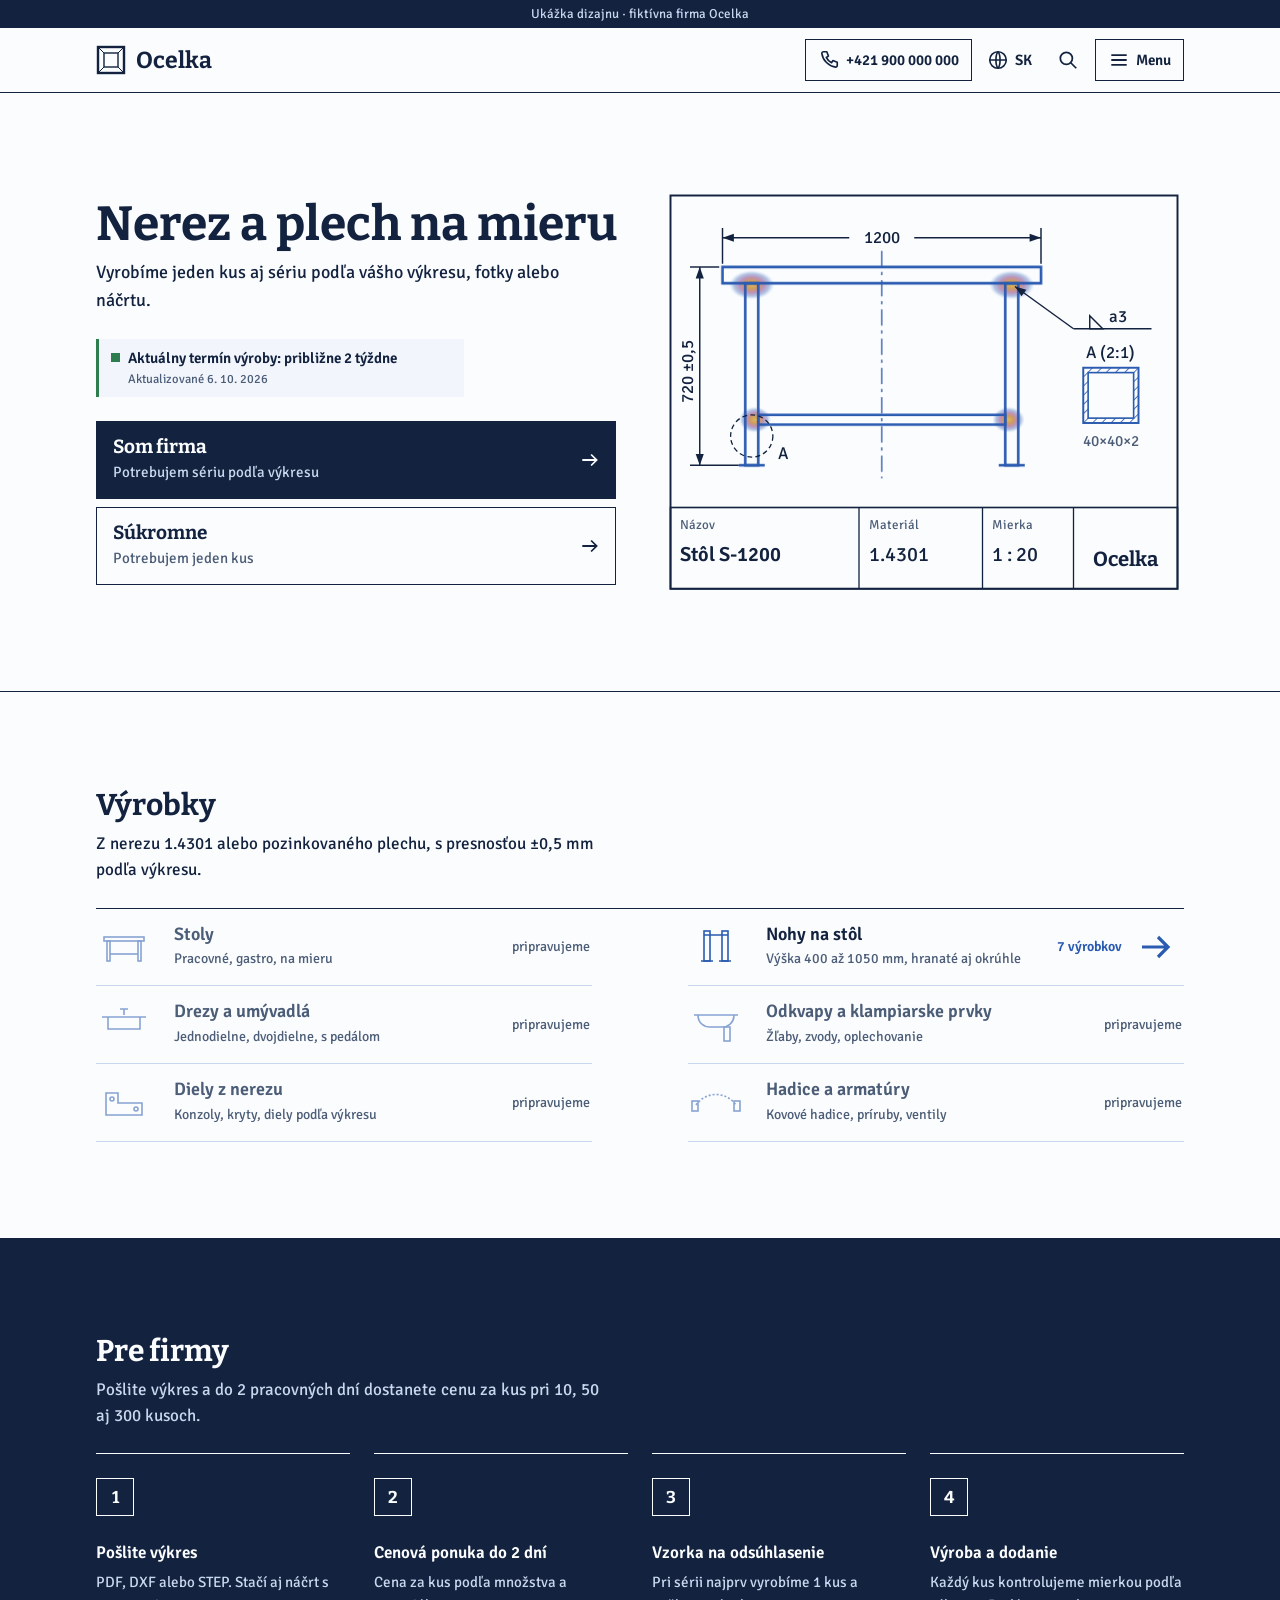
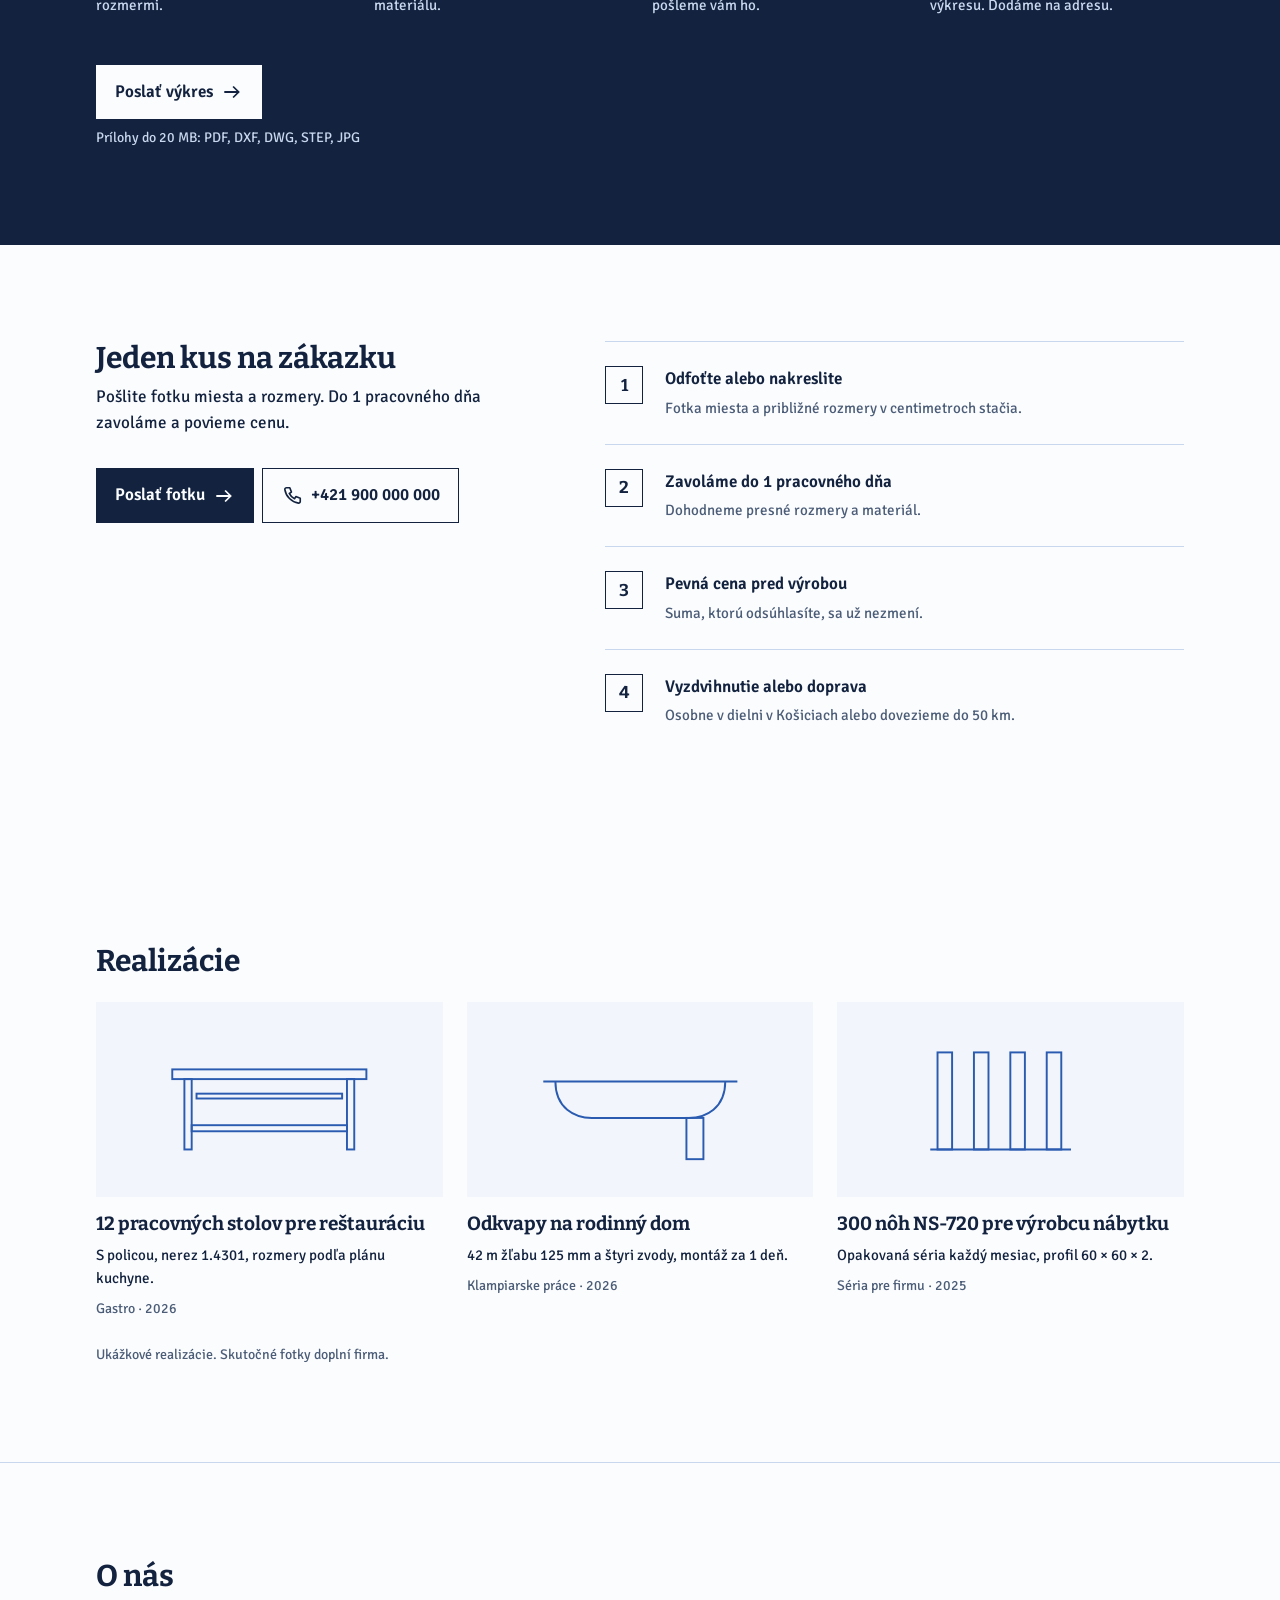
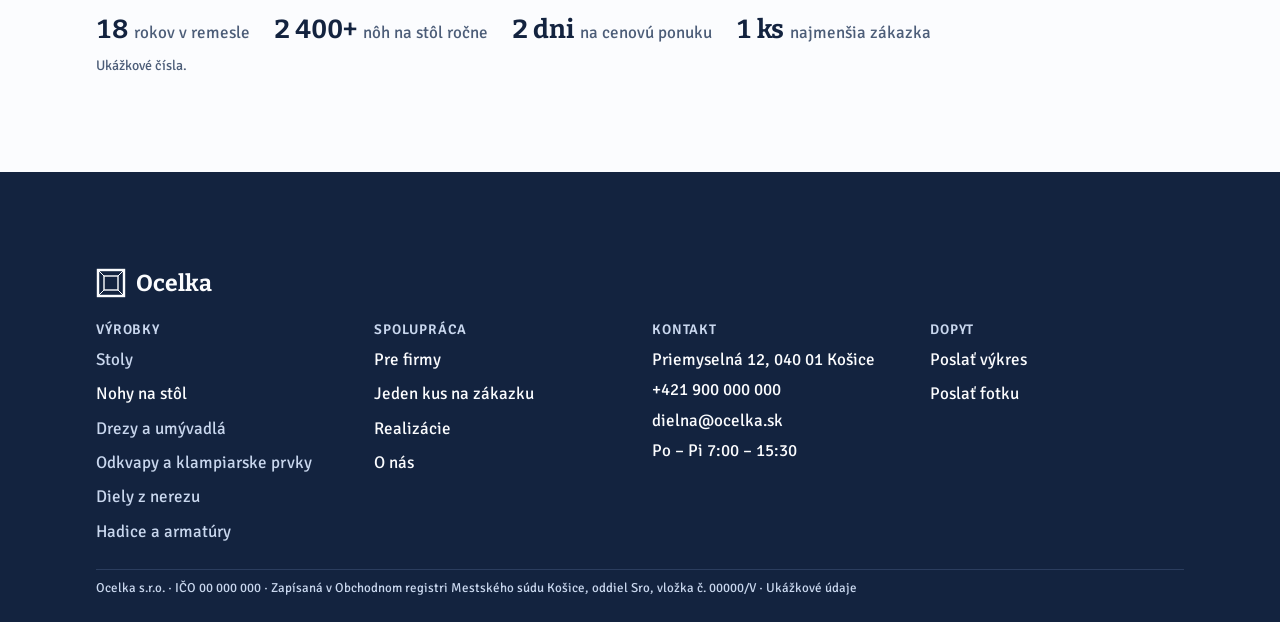
<file: index.html>
<!doctype html>
<html lang="sk">
<head>
<meta charset="utf-8">
<meta name="viewport" content="width=device-width, initial-scale=1, viewport-fit=cover">
<title>Ocelka</title>
<link rel="preconnect" href="https://fonts.googleapis.com">
<link rel="preconnect" href="https://fonts.gstatic.com" crossorigin>
<link rel="stylesheet" href="https://fonts.googleapis.com/css2?family=Bitter:wght@600;700&family=Signika:wght@400;600&display=swap">
<link rel="stylesheet" href="ocelka.css">
<style>
/* Головна: кожна секція має власну форму — каталог зі списком, «Pre firmy» темна на всю ширину,
   «Jeden kus» у дві колонки, Realizácie без лінії зверху, «O nás» одним рядком тексту */
.sec { padding-block: var(--s3); }
.sec-head { display: grid; gap: var(--s1); margin-bottom: var(--s2); }
.sec-head p { max-width: 56ch; }

/* Перший екран */
.hero { padding-block: var(--s2) var(--s3); display: grid; gap: var(--s2); }
.draw { width: 100%; height: auto; display: block; max-width: 520px; }
.draw .s { stroke-dasharray: 900; stroke-dashoffset: 900; animation: drawin 1.6s ease-out forwards; }
.draw .d { opacity: 0; animation: fade .6s ease-out 1.2s forwards; }
@keyframes drawin { to { stroke-dashoffset: 0; } }
@keyframes fade { to { opacity: 1; } }
.hero-text { display: grid; gap: var(--s2); align-content: start; }
.hero-text > div { display: grid; gap: var(--s1); }
.lt { display: flex; gap: var(--s1); align-items: baseline; padding: var(--s1) 12px; border-left: 3px solid var(--ok); background: var(--sheet); font-size: 15px; max-width: 46ch; }
.lt b { font-weight: 600; }
.lt small { color: var(--muted); display: block; }
.dot { width: 9px; height: 9px; background: var(--ok); flex: none; transform: translateY(-1px); }
.entries { display: grid; gap: var(--s1); max-width: 520px; }
.e { display: grid; gap: 2px; padding: 14px 44px 14px 16px; border: 1px solid var(--ink); position: relative; background: var(--paper); }
.e b { font: 700 19px/1.2 var(--f-head); }
.e span { font-size: 15px; color: var(--muted); }
.e .arr { position: absolute; right: 14px; top: 50%; transform: translateY(-50%); }
.e1 { background: var(--ink); color: var(--paper); }
.e1 span { color: var(--faint); }
.e:hover { border-color: var(--line); }

/* Каталог: лінія зверху відділяє його від першого екрана */
#vyrobky { border-top: 1px solid var(--ink); }
.cats { list-style: none; margin: 0; padding: 0; display: grid; border-top: 1px solid var(--ink); }
.cats li > * { display: grid; grid-template-columns: 52px minmax(0,1fr) auto; gap: var(--s2); align-items: center; padding: 14px 2px; border-bottom: 1px solid var(--faint); }
.cats a:hover b { color: var(--line); }
.cats svg { width: 52px; height: 40px; }
.cats b { font: 600 18px/1.25 var(--f-body); display: block; }
.cats small { color: var(--muted); font-size: 14px; }
.cats .arr { color: var(--line); }
.cats .go { font-size: 14px; font-weight: 600; color: var(--line); display: flex; gap: var(--s1); align-items: center; }
.cats .soon { color: var(--muted); }
.cats .soon svg { opacity: .55; }
.cats .soon > em { font-style: normal; font-size: 14px; }

/* Кроки */
.steps { list-style: none; margin: 0; padding: 0; display: grid; counter-reset: st; }
.steps li { counter-increment: st; display: grid; grid-template-columns: 36px minmax(0,1fr); gap: var(--s2); padding-block: var(--s2); border-top: 1px solid var(--faint); }
.steps li::before { content: counter(st); width: 36px; height: 36px; border: 1px solid currentColor; display: grid; place-items: center; font: 700 17px var(--f-head); }
.steps b { display: block; font-weight: 600; }
.steps p { margin-top: 4px; color: var(--muted); font-size: 15px; }
.cta-line { margin-top: var(--s2); }

/* Pre firmy: темний блок на всю ширину */
.dark-sec { background: var(--ink); color: var(--paper); }
.dark-sec .sec-head p, .dark-sec .steps p { color: var(--faint); }
.dark-sec .steps li { border-top-color: var(--ink-2); }
.dark-sec .btn { background: var(--paper); color: var(--ink); border-color: var(--paper); }
.dark-sec .btn:hover { background: var(--faint); border-color: var(--faint); }
.dark-sec .formats { margin-top: var(--s1); font-size: 14px; color: var(--faint); }

/* Jeden kus: дві колонки */
.split { display: grid; gap: var(--s2); }

/* Realizácie: без лінії зверху, без рамок — це не картки, вони нічого не відкривають */
.real { list-style: none; margin: 0; padding: 0; display: grid; gap: var(--s3) var(--s2); }
.real article { display: grid; gap: var(--s1); }
.real .pic { background: var(--sheet); aspect-ratio: 16 / 9; max-width: 100%; display: grid; place-items: center; margin-bottom: var(--s1); }
.real .pic svg { width: 70%; height: auto; }
.real .meta { font-size: 14px; color: var(--muted); }
.real p { font-size: 15px; }
#realizacie .note { margin-top: var(--s2); }

/* O nás: рядок тексту без рамок */
#onas { border-top: 1px solid var(--faint); }
.facts { margin-top: var(--s2); display: flex; flex-wrap: wrap; gap: var(--s1) var(--s2); font-size: 17px; color: var(--muted); }
.facts span { white-space: nowrap; }
.facts b { font: 700 26px/1 var(--f-head); color: var(--ink); font-variant-numeric: tabular-nums; margin-right: 6px; }
#onas .note { margin-top: var(--s1); }

@media (min-width: 860px) {
  .hero { grid-template-columns: minmax(0, 1fr) minmax(0, 1fr); align-items: center; padding-block: var(--s3); }
  .hero .draw { order: 2; justify-self: end; }
  .cats { grid-template-columns: 1fr 1fr; column-gap: var(--s3); }
  .dark-sec .steps { grid-template-columns: repeat(4, minmax(0,1fr)); gap: var(--s2); }
  .dark-sec .steps li { grid-template-columns: 1fr; border-top: 1px solid var(--paper); }
  .split { grid-template-columns: minmax(0, 5fr) minmax(0, 7fr); gap: var(--s3); align-items: start; }
  .split .sec-head { margin-bottom: 0; }
  .real { grid-template-columns: repeat(3, minmax(0,1fr)); }
}
@media (prefers-reduced-motion: reduce) { .draw .s { animation: none; stroke-dashoffset: 0; } .draw .d { animation: none; opacity: 1; } }
</style>
</head>
<body data-page="home">
<script src="ocelka.js"></script>

<main id="top">
  <section class="wrap hero">
    <svg class="draw" viewBox="0 0 320 250" role="img" aria-label="Výkres stola S-1200 s rozmermi 1200 × 720 mm">
      <defs>
        <radialGradient id="tint">
          <stop offset="0" stop-color="#d8b04a" stop-opacity=".9"/>
          <stop offset=".3" stop-color="#c07a2c" stop-opacity=".75"/>
          <stop offset=".55" stop-color="#8a3f86" stop-opacity=".55"/>
          <stop offset=".78" stop-color="#2f5fb3" stop-opacity=".35"/>
          <stop offset="1" stop-color="#7fb2e5" stop-opacity="0"/>
        </radialGradient>
        <pattern id="hatch" width="4" height="4" patternUnits="userSpaceOnUse" patternTransform="rotate(45)">
          <line x1="0" y1="0" x2="0" y2="4" stroke="#2a5bb0" stroke-width="1"/>
        </pattern>
      </defs>
      <!-- рамка аркуша -->
      <rect x="4" y="4" width="312" height="242" fill="none" stroke="#13233f" stroke-width="1.2"/>
      <!-- побіжалість біля зварних швів -->
      <g class="d" opacity=".7">
        <ellipse cx="54" cy="59" rx="14" ry="9" fill="url(#tint)"/><ellipse cx="214" cy="59" rx="14" ry="9" fill="url(#tint)"/>
        <ellipse cx="56" cy="142" rx="10" ry="8" fill="url(#tint)"/><ellipse cx="212" cy="142" rx="10" ry="8" fill="url(#tint)"/>
      </g>
      <!-- стіл -->
      <g fill="none" stroke="#2a5bb0" stroke-width="1.6">
        <rect class="s" x="36" y="48" width="196" height="10"/>
        <rect class="s" x="50" y="58" width="8" height="112"/>
        <rect class="s" x="210" y="58" width="8" height="112"/>
        <rect class="s" x="58" y="139" width="152" height="6"/>
        <line class="s" x1="46" y1="170" x2="62" y2="170"/><line class="s" x1="206" y1="170" x2="222" y2="170"/>
      </g>
      <!-- осьова лінія -->
      <line x1="134" y1="38" x2="134" y2="178" stroke="#2a5bb0" stroke-width=".8" stroke-dasharray="10 3 2 3"/>
      <!-- розміри -->
      <g class="d" stroke="#13233f" stroke-width=".9" fill="#13233f" font-family="Signika, sans-serif" font-size="10.5">
        <line x1="36" y1="30" x2="232" y2="30"/><line x1="36" y1="24" x2="36" y2="46"/><line x1="232" y1="24" x2="232" y2="46"/>
        <polygon points="36,30 43,27.5 43,32.5" stroke="none"/><polygon points="232,30 225,27.5 225,32.5" stroke="none"/>
        <rect x="114" y="23" width="40" height="13" fill="#fbfcfe" stroke="none"/><text x="134" y="33" text-anchor="middle" stroke="none">1200</text>
        <line x1="22" y1="48" x2="22" y2="170"/><line x1="16" y1="48" x2="34" y2="48"/><line x1="16" y1="170" x2="46" y2="170"/>
        <polygon points="22,48 19.5,55 24.5,55" stroke="none"/><polygon points="22,170 19.5,163 24.5,163" stroke="none"/>
        <text x="18" y="112" text-anchor="middle" transform="rotate(-90 18 112)" stroke="none">720 ±0,5</text>
      </g>
      <!-- символ кутового зварного шва -->
      <g class="d" stroke="#13233f" stroke-width=".9" fill="none" font-family="Signika, sans-serif" font-size="10.5">
        <line x1="216" y1="60" x2="252" y2="86"/><polygon points="216,60 223,62 220,66" fill="#13233f" stroke="none"/>
        <line x1="252" y1="86" x2="300" y2="86"/>
        <polygon points="262,86 262,78 270,86" fill="none"/>
        <text x="274" y="82" fill="#13233f" stroke="none">a3</text>
      </g>
      <!-- вид A: переріз профілю -->
      <g class="d">
        <circle cx="54" cy="152" r="13" fill="none" stroke="#13233f" stroke-width=".8" stroke-dasharray="3 2"/>
        <text x="70" y="166" font-family="Signika, sans-serif" font-size="10.5" fill="#13233f">A</text>
        <rect x="258" y="110" width="34" height="34" fill="url(#hatch)" stroke="#2a5bb0" stroke-width="1.2"/>
        <rect x="261" y="113" width="28" height="28" fill="#fbfcfe" stroke="#2a5bb0" stroke-width="1"/>
        <text x="275" y="104" text-anchor="middle" font-family="Signika, sans-serif" font-size="10.5" fill="#13233f">A (2:1)</text>
        <text x="275" y="158" text-anchor="middle" font-family="Signika, sans-serif" font-size="9.5" fill="#4c5d78">40×40×2</text>
      </g>
      <!-- штамп -->
      <g class="d" font-family="Signika, sans-serif" fill="#13233f">
        <rect x="4" y="196" width="312" height="50" fill="none" stroke="#13233f" stroke-width="1"/>
        <line x1="120" y1="196" x2="120" y2="246" stroke="#13233f" stroke-width=".8"/>
        <line x1="196" y1="196" x2="196" y2="246" stroke="#13233f" stroke-width=".8"/>
        <line x1="252" y1="196" x2="252" y2="246" stroke="#13233f" stroke-width=".8"/>
        <text x="10" y="209" font-size="8" fill="#4c5d78">Názov</text><text x="10" y="229" font-size="12.5" font-weight="600">Stôl S-1200</text>
        <text x="126" y="209" font-size="8" fill="#4c5d78">Materiál</text><text x="126" y="229" font-size="12.5">1.4301</text>
        <text x="202" y="209" font-size="8" fill="#4c5d78">Mierka</text><text x="202" y="229" font-size="12.5">1 : 20</text>
        <text x="284" y="232" font-size="12.5" font-family="Bitter, serif" font-weight="700" text-anchor="middle">Ocelka</text>
      </g>
    </svg>
    <div class="hero-text">
      <div>
        <h1>Nerez a plech na mieru</h1>
        <p class="lead">Vyrobíme jeden kus aj sériu podľa vášho výkresu, fotky alebo náčrtu.</p>
      </div>
      <p class="lt"><span class="dot" aria-hidden="true"></span><span><b>Aktuálny termín výroby: približne 2 týždne</b><small>Aktualizované 6. 10. 2026</small></span></p>
      <div class="entries">
        <a class="e e1" href="#firmy"><b>Som firma</b><span>Potrebujem sériu podľa výkresu</span><svg class="icon arr" aria-hidden="true"><use href="#i-arr"/></svg></a>
        <a class="e" href="#zakazka"><b>Súkromne</b><span>Potrebujem jeden kus</span><svg class="icon arr" aria-hidden="true"><use href="#i-arr"/></svg></a>
      </div>
    </div>
  </section>

  <section class="sec" id="vyrobky"><div class="wrap">
    <div class="sec-head"><h2>Výrobky</h2><p>Z nerezu 1.4301 alebo pozinkovaného plechu, s presnosťou ±0,5 mm podľa výkresu.</p></div>
    <ul class="cats" id="cats"></ul>
  </div></section>

  <section class="sec dark-sec" id="firmy"><div class="wrap">
    <div class="sec-head"><h2>Pre firmy</h2><p>Pošlite výkres a do 2 pracovných dní dostanete cenu za kus pri 10, 50 aj 300 kusoch.</p></div>
    <ol class="steps">
      <li><div><b>Pošlite výkres</b><p>PDF, DXF alebo STEP. Stačí aj náčrt s rozmermi.</p></div></li>
      <li><div><b>Cenová ponuka do 2 dní</b><p>Cena za kus podľa množstva a materiálu.</p></div></li>
      <li><div><b>Vzorka na odsúhlasenie</b><p>Pri sérii najprv vyrobíme 1 kus a pošleme vám ho.</p></div></li>
      <li><div><b>Výroba a dodanie</b><p>Každý kus kontrolujeme mierkou podľa výkresu. Dodáme na adresu.</p></div></li>
    </ol>
    <div class="cta-line">
      <a class="btn" href="dopyt.html#firma">Poslať výkres <svg class="icon" aria-hidden="true"><use href="#i-arr"/></svg></a>
      <p class="formats">Prílohy do 20 MB: PDF, DXF, DWG, STEP, JPG</p>
    </div>
  </div></section>

  <section class="sec" id="zakazka"><div class="wrap split">
    <div class="sec-head">
      <h2>Jeden kus na zákazku</h2>
      <p>Pošlite fotku miesta a rozmery. Do 1 pracovného dňa zavoláme a povieme cenu.</p>
      <div class="row cta-line">
        <a class="btn dark" href="dopyt.html#sukromne">Poslať fotku <svg class="icon" aria-hidden="true"><use href="#i-arr"/></svg></a>
        <a class="btn" href="tel:+421900000000"><svg class="icon" aria-hidden="true"><use href="#i-phone"/></svg>+421 900 000 000</a>
      </div>
    </div>
    <ol class="steps">
      <li><div><b>Odfoťte alebo nakreslite</b><p>Fotka miesta a približné rozmery v centimetroch stačia.</p></div></li>
      <li><div><b>Zavoláme do 1 pracovného dňa</b><p>Dohodneme presné rozmery a materiál.</p></div></li>
      <li><div><b>Pevná cena pred výrobou</b><p>Suma, ktorú odsúhlasíte, sa už nezmení.</p></div></li>
      <li><div><b>Vyzdvihnutie alebo doprava</b><p>Osobne v dielni v Košiciach alebo dovezieme do 50 km.</p></div></li>
    </ol>
  </div></section>

  <section class="sec" id="realizacie"><div class="wrap">
    <div class="sec-head"><h2>Realizácie</h2></div>
    <ul class="real">
      <li><article>
        <div class="pic"><svg viewBox="0 0 200 110" aria-hidden="true"><g fill="none" stroke="#2a5bb0" stroke-width="1.6"><rect x="20" y="30" width="160" height="8"/><rect x="30" y="38" width="6" height="58"/><rect x="164" y="38" width="6" height="58"/><rect x="36" y="76" width="128" height="5"/><rect x="40" y="50" width="120" height="4"/></g></svg></div>
        <h3>12 pracovných stolov pre reštauráciu</h3><p>S policou, nerez 1.4301, rozmery podľa plánu kuchyne.</p><p class="meta">Gastro · 2026</p>
      </article></li>
      <li><article>
        <div class="pic"><svg viewBox="0 0 200 110" aria-hidden="true"><g fill="none" stroke="#2a5bb0" stroke-width="1.6"><path d="M20 40h160"/><path d="M30 40c0 22 16 30 30 30h80c14 0 30-8 30-30"/><rect x="138" y="70" width="14" height="34"/></g></svg></div>
        <h3>Odkvapy na rodinný dom</h3><p>42 m žľabu 125 mm a štyri zvody, montáž za 1 deň.</p><p class="meta">Klampiarske práce · 2026</p>
      </article></li>
      <li><article>
        <div class="pic"><svg viewBox="0 0 200 110" aria-hidden="true"><g fill="none" stroke="#2a5bb0" stroke-width="1.6"><rect x="40" y="16" width="12" height="80"/><rect x="70" y="16" width="12" height="80"/><rect x="100" y="16" width="12" height="80"/><rect x="130" y="16" width="12" height="80"/><path d="M34 96h116"/></g></svg></div>
        <h3>300 nôh NS-720 pre výrobcu nábytku</h3><p>Opakovaná séria každý mesiac, profil 60 × 60 × 2.</p><p class="meta">Séria pre firmu · 2025</p>
      </article></li>
    </ul>
    <p class="note">Ukážkové realizácie. Skutočné fotky doplní firma.</p>
  </div></section>

  <section class="sec" id="onas"><div class="wrap">
    <h2>O nás</h2>
    <p class="facts"><span><b>18</b>rokov v remesle</span><span><b>2 400+</b>nôh na stôl ročne</span><span><b>2 dni</b>na cenovú ponuku</span><span><b>1 ks</b>najmenšia zákazka</span></p>
    <p class="note">Ukážkové čísla.</p>
  </div></section>
</main>

<script>
const { CATS, ITEMS, esc } = Ocelka;
const ico = p => `<svg viewBox="0 0 52 40" aria-hidden="true"><g fill="none" stroke="#2a5bb0" stroke-width="1.6">${p}</g></svg>`;
// Посилання лише там, де є сторінка; решта — рядок без стрілки
document.getElementById("cats").innerHTML = CATS.map(c => {
  const text = `<span><b>${esc(c.name)}</b><small>${esc(c.sub)}</small></span>`;
  if (!c.page) return `<li><div class="soon">${ico(c.icon)}${text}<em>pripravujeme</em></div></li>`;
  const n = ITEMS.filter(i => i.cat === c.id).length;
  return `<li><a href="${c.page}">${ico(c.icon)}${text}<span class="go">${n} výrobkov<svg class="icon" aria-hidden="true"><use href="#i-arr"/></svg></span></a></li>`;
}).join("");
</script>
</body>
</html>
</file>
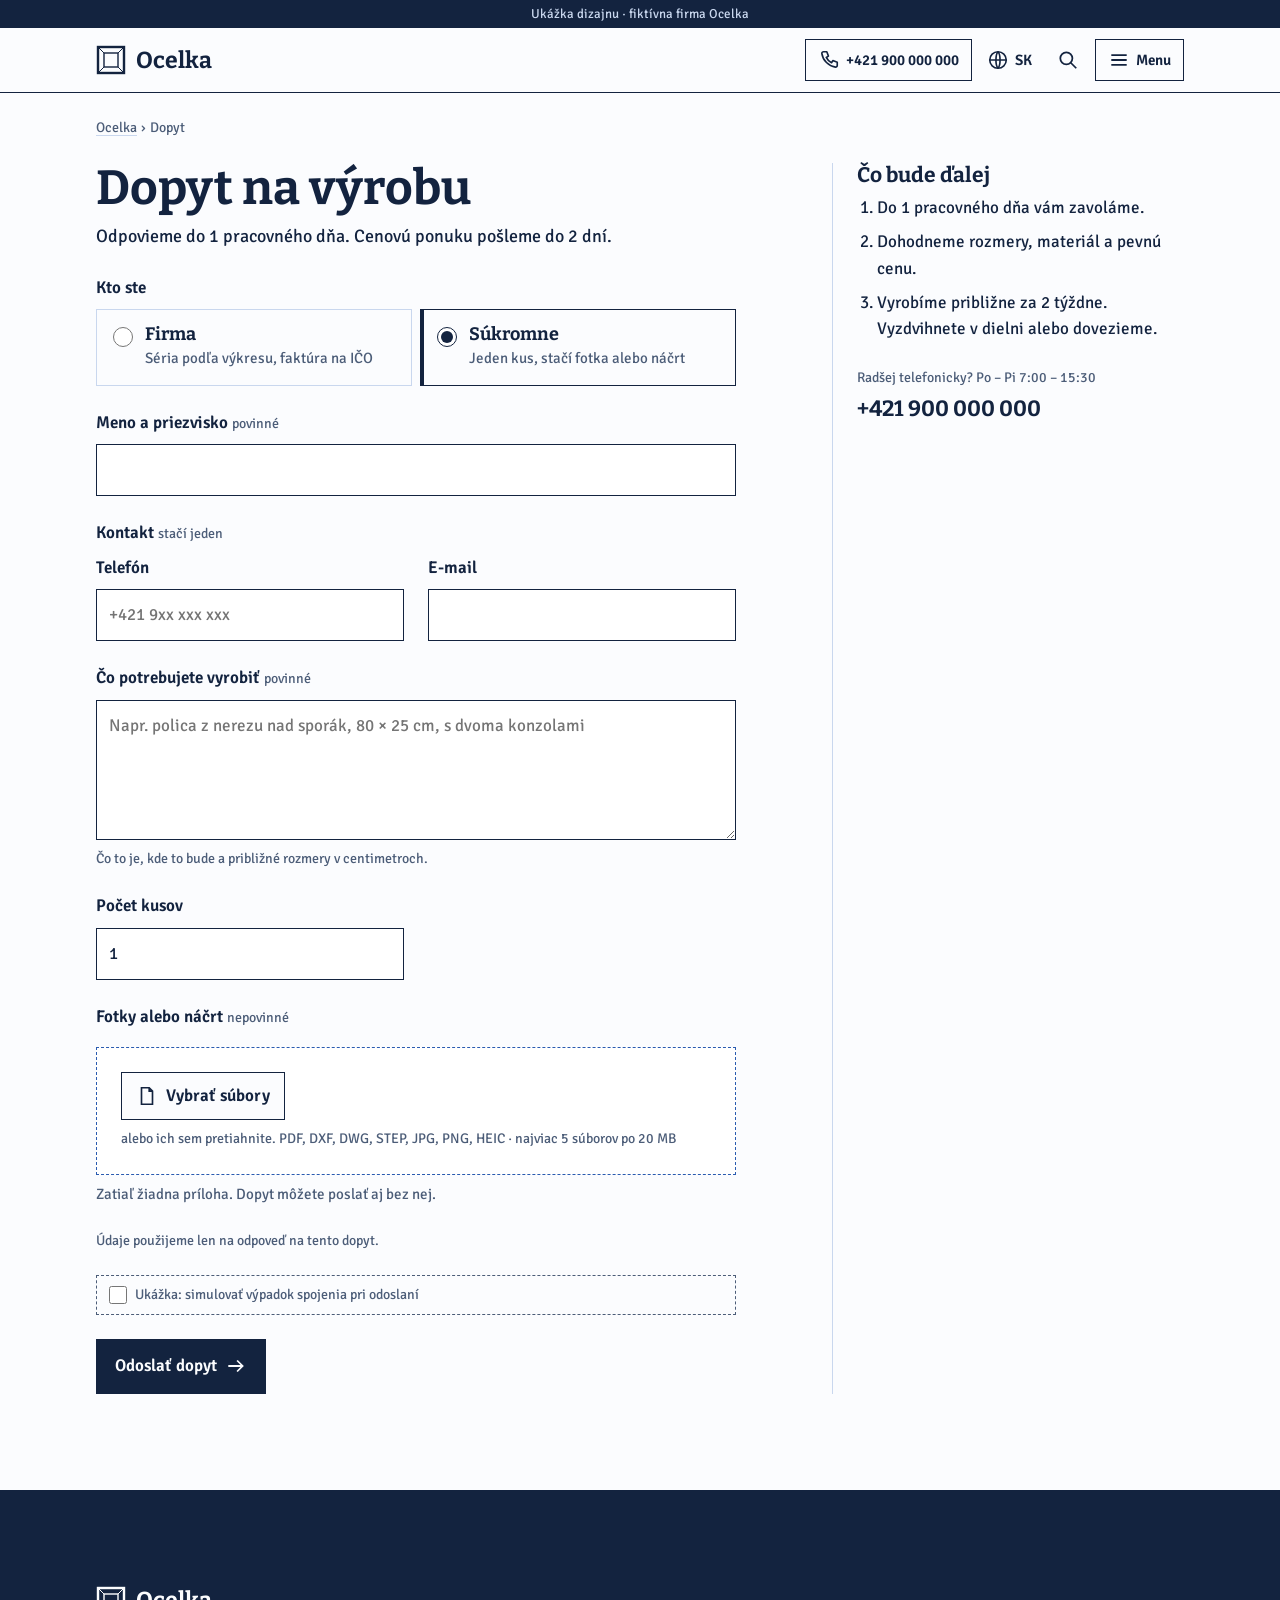
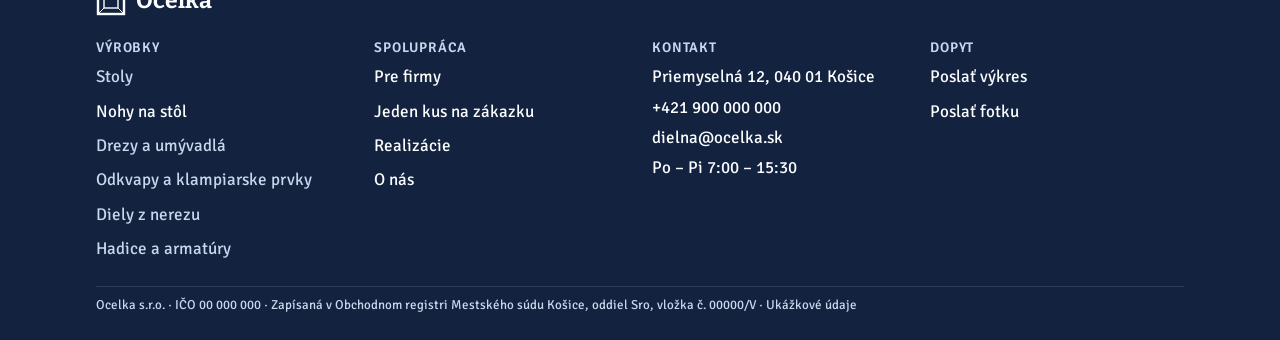
<file: dopyt.html>
<!doctype html>
<html lang="sk">
<head>
<meta charset="utf-8">
<meta name="viewport" content="width=device-width, initial-scale=1, viewport-fit=cover">
<title>Dopyt · Ocelka</title>
<link rel="preconnect" href="https://fonts.googleapis.com">
<link rel="preconnect" href="https://fonts.gstatic.com" crossorigin>
<link rel="stylesheet" href="https://fonts.googleapis.com/css2?family=Bitter:wght@600;700&family=Signika:wght@400;600&display=swap">
<link rel="stylesheet" href="ocelka.css">
<style>
/* Форма запиту: ліворуч форма в одну колонку, праворуч «що буде далі» і телефон.
   Стани: помилки полів → надсилання → помилка з'єднання або успіх */
.page { display: grid; gap: var(--s3); padding-block: var(--s2) var(--s3); }
.page > * { min-width: 0; }
.head { display: grid; gap: var(--s1); margin-bottom: var(--s2); }
form { display: grid; gap: var(--s2); max-width: 640px; }
fieldset { border: 0; margin: 0; padding: 0; min-width: 0; }
legend, .lbl-t { padding: 0; font-weight: 600; margin-bottom: var(--s1); display: block; }
.req { color: var(--muted); font-weight: 400; font-size: 14px; }
.field { display: grid; gap: var(--s1); }
.field label { font-weight: 600; }
.field small, .sub { font-size: 14px; color: var(--muted); }
input[type=text], input[type=tel], input[type=email], input[type=number], textarea {
  width: 100%; padding: 12px; border: 1px solid var(--ink); background: var(--white); border-radius: 0; font-size: 17px; }
textarea { min-height: 140px; resize: vertical; }
input:focus, textarea:focus { outline: 2px solid var(--line); outline-offset: 0; border-color: var(--line); }
[aria-invalid="true"] { border-color: var(--err) !important; background: var(--err-bg) !important; }
.ferr { color: var(--err); font-size: 15px; font-weight: 600; }
.pair { display: grid; gap: var(--s2); }

/* Хто ви */
.who { display: grid; gap: var(--s1); }
.who label { position: relative; display: grid; gap: 2px; padding: 14px 16px 14px 48px; border: 1px solid var(--faint); cursor: pointer; background: var(--paper); }
.who input { position: absolute; left: 16px; top: 17px; width: 20px; height: 20px; margin: 0; accent-color: var(--ink); }
.who b { font: 700 18px/1.2 var(--f-head); }
.who span { font-size: 15px; color: var(--muted); }
.who label:has(input:checked) { border-color: var(--ink); box-shadow: inset 3px 0 0 var(--ink); }

/* Вибраний виріб */
.picked { display: flex; justify-content: space-between; align-items: center; gap: var(--s2); padding: var(--s1) 12px; background: var(--sheet); border-left: 3px solid var(--line); }
.picked small { display: block; color: var(--muted); font-size: 14px; }
.x { all: unset; cursor: pointer; color: var(--line); text-decoration: underline; font-size: 15px; white-space: nowrap; }
.x:focus-visible { outline: 2px solid var(--line); }

/* Прилоги */
.drop { display: grid; gap: var(--s1); justify-items: start; padding: var(--s2); border: 1px dashed var(--line); background: var(--white); }
.drop.over { background: var(--sheet); border-style: solid; }
.drop input { position: absolute; width: 1px; height: 1px; opacity: 0; }
.drop .btn { padding: 10px 14px; }
.drop:focus-within .btn { outline: 2px solid var(--line); outline-offset: 2px; }
.files { list-style: none; margin: 0; padding: 0; display: grid; }
.files li { display: grid; grid-template-columns: 22px minmax(0,1fr) auto auto; gap: var(--s1); align-items: center; padding: var(--s1) 0; border-bottom: 1px solid var(--faint); font-size: 15px; }
.files .fn { overflow-wrap: anywhere; }
.files .fs { color: var(--muted); font-variant-numeric: tabular-nums; white-space: nowrap; }
.files .none { display: block; color: var(--muted); border-bottom: 0; padding: 0; }

.demo-box { border: 1px dashed var(--muted); padding: var(--s1) 12px; font-size: 14px; color: var(--muted); }
.demo-box label { display: flex; gap: var(--s1); align-items: center; cursor: pointer; }
.demo-box input { width: 18px; height: 18px; margin: 0; }

/* Повідомлення стану */
.msg { padding: var(--s2); display: grid; gap: var(--s1); border: 1px solid; }
.msg:focus { outline: none; }
.msg h2 { font-size: 21px; }
.msg ul { margin: 0; padding-left: 20px; }
.msg a { text-decoration: underline; text-underline-offset: 3px; }
.msg.err { border-color: var(--err); background: var(--err-bg); }
.msg.err h2 { color: var(--err); }
.msg.busy { border-color: var(--line); background: var(--sheet); }
.bar { height: 6px; background: var(--faint); }
.bar i { display: block; height: 100%; width: 0; background: var(--line); transition: width .25s linear; }
.submit-row { display: flex; gap: var(--s2); align-items: center; flex-wrap: wrap; }

/* Успіх */
.done { display: grid; gap: var(--s2); max-width: 640px; }
.done:focus { outline: none; }
.stamp { display: inline-grid; grid-template-columns: auto auto; border: 1px solid var(--ink); justify-self: start; }
.stamp span { padding: 4px 12px; font-size: 13px; color: var(--muted); border-bottom: 1px solid var(--ink); }
.stamp span + span { border-left: 1px solid var(--ink); }
.stamp b { padding: 6px 12px; font: 700 18px var(--f-head); font-variant-numeric: tabular-nums; }
.stamp b + b { border-left: 1px solid var(--ink); color: var(--ok); }
.next { list-style: none; margin: 0; padding: 0; counter-reset: st; }
.next li { counter-increment: st; display: grid; grid-template-columns: 36px minmax(0,1fr); gap: var(--s2); padding-block: var(--s2); border-top: 1px solid var(--faint); }
.next li::before { content: counter(st); width: 36px; height: 36px; border: 1px solid var(--ink); display: grid; place-items: center; font: 700 17px var(--f-head); }
.next b { display: block; font-weight: 600; }
.next p { color: var(--muted); font-size: 15px; margin-top: 4px; }
.sum { margin: 0; display: grid; border-top: 1px solid var(--ink); }
.sum div { display: grid; grid-template-columns: 130px minmax(0,1fr); gap: var(--s1); padding-block: var(--s1); border-bottom: 1px solid var(--faint); font-size: 15px; }
.sum dt { color: var(--muted); }
.sum dd { margin: 0; overflow-wrap: anywhere; white-space: pre-line; }

/* Бокова колонка */
.aside { display: grid; gap: var(--s2); align-content: start; }
.aside > div { display: grid; gap: var(--s1); }
.aside ol { margin: 0; padding-left: 20px; display: grid; gap: var(--s1); }
.aside .phone { font: 700 22px/1.2 var(--f-head); }

@media (min-width: 640px) { .pair { grid-template-columns: 1fr 1fr; } .who { grid-template-columns: 1fr 1fr; } }
@media (min-width: 960px) {
  .page { grid-template-columns: minmax(0, 640px) minmax(0, 1fr); column-gap: var(--s3); }
  .aside { position: sticky; top: calc(var(--tbh) + var(--s2)); padding-left: var(--s2); border-left: 1px solid var(--faint); }
}
</style>
</head>
<body data-page="dopyt">
<script src="ocelka.js"></script>

<main id="top" class="wrap">
  <nav class="crumbs" aria-label="Kde ste"><ol><li><a href="index.html" data-home>Ocelka</a></li><li aria-current="page">Dopyt</li></ol></nav>

  <div class="page">
    <div>
      <div class="head" id="head">
        <h1>Dopyt na výrobu</h1>
        <p class="lead">Odpovieme do 1 pracovného dňa. Cenovú ponuku pošleme do 2 dní.</p>
      </div>

      <form id="form" novalidate>
        <div class="msg err" id="summary" tabindex="-1" role="alert" hidden></div>

        <fieldset>
          <legend>Kto ste</legend>
          <div class="who">
            <label><input type="radio" name="typ" id="typ-firma" value="firma"><b>Firma</b><span>Séria podľa výkresu, faktúra na IČO</span></label>
            <label><input type="radio" name="typ" id="typ-sukromne" value="sukromne" checked><b>Súkromne</b><span>Jeden kus, stačí fotka alebo náčrt</span></label>
          </div>
        </fieldset>

        <div id="picked-wrap" hidden>
          <span class="lbl-t">Výrobok</span>
          <div class="picked"><span><b id="picked-name"></b><small id="picked-dim"></small></span><button class="x" type="button" id="unpick">Odstrániť</button></div>
        </div>

        <div class="pair" id="firma-fields" hidden>
          <div class="field"><label for="firma">Názov firmy <span class="req">povinné</span></label><input type="text" id="firma" name="firma" autocomplete="organization"></div>
          <div class="field"><label for="ico">IČO <span class="req">nepovinné</span></label><input type="text" id="ico" name="ico" inputmode="numeric"></div>
        </div>

        <div class="field"><label for="meno">Meno a priezvisko <span class="req">povinné</span></label><input type="text" id="meno" name="meno" autocomplete="name"></div>

        <fieldset>
          <legend>Kontakt <span class="req">stačí jeden</span></legend>
          <div class="pair">
            <div class="field"><label for="telefon">Telefón</label><input type="tel" id="telefon" name="telefon" autocomplete="tel" placeholder="+421 9xx xxx xxx"></div>
            <div class="field"><label for="email">E-mail</label><input type="email" id="email" name="email" autocomplete="email"></div>
          </div>
        </fieldset>

        <div class="field">
          <label for="popis">Čo potrebujete vyrobiť <span class="req">povinné</span></label>
          <textarea id="popis" name="popis"></textarea>
          <small id="popis-hint"></small>
        </div>

        <div class="pair">
          <div class="field"><label for="mnozstvo">Počet kusov</label><input type="number" id="mnozstvo" name="mnozstvo" min="1" step="1" value="1" inputmode="numeric"></div>
          <div class="field" id="opak-wrap" hidden><span class="lbl-t">Opakovane</span><label class="row" style="font-weight:400"><input type="checkbox" id="opakovane" name="opakovane" style="width:20px;height:20px;accent-color:var(--ink);margin:0">Objednávame pravidelne</label></div>
        </div>

        <div class="field">
          <span class="lbl-t" id="files-l">Výkres alebo fotky <span class="req">nepovinné</span></span>
          <div class="drop" id="drop">
            <label class="btn" for="subory"><svg class="icon" aria-hidden="true"><use href="#i-file"/></svg>Vybrať súbory</label>
            <input type="file" id="subory" multiple accept=".pdf,.dxf,.dwg,.step,.stp,.jpg,.jpeg,.png,.heic" aria-describedby="files-h">
            <small id="files-h">alebo ich sem pretiahnite. PDF, DXF, DWG, STEP, JPG, PNG, HEIC · najviac 5 súborov po 20 MB</small>
          </div>
          <p class="ferr" id="files-err" role="alert" hidden></p>
          <ul class="files" id="files"></ul>
        </div>

        <p class="sub">Údaje použijeme len na odpoveď na tento dopyt.</p>

        <div class="demo-box"><label><input type="checkbox" id="demo-fail">Ukážka: simulovať výpadok spojenia pri odoslaní</label></div>

        <div class="msg busy" id="busy" role="status" hidden><b id="busy-t">Odosielame dopyt…</b><div class="bar"><i id="bar"></i></div><span class="sub" id="busy-s"></span></div>
        <div class="msg err" id="neterr" tabindex="-1" role="alert" hidden>
          <h2>Dopyt sa nepodarilo odoslať</h2>
          <p>Spojenie so serverom sa prerušilo. Všetko, čo ste vyplnili, aj prílohy zostali vo formulári.</p>
          <div class="row"><button class="btn dark" type="submit">Skúsiť znova</button><span>alebo zavolajte <a href="tel:+421900000000">+421 900 000 000</a></span></div>
        </div>

        <div class="submit-row" id="submit-row"><button class="btn dark" type="submit" id="send">Odoslať dopyt <svg class="icon" aria-hidden="true"><use href="#i-arr"/></svg></button></div>
      </form>

      <section class="done" id="done" tabindex="-1" hidden aria-labelledby="done-h"></section>
    </div>

    <aside class="aside" aria-label="Čo bude ďalej">
      <div id="aside-next">
        <h2 style="font-size:21px">Čo bude ďalej</h2>
        <ol id="aside-steps"></ol>
      </div>
      <div>
        <span class="sub">Radšej telefonicky? Po – Pi 7:00 – 15:30</span>
        <a class="phone" href="tel:+421900000000">+421 900 000 000</a>
      </div>
    </aside>
  </div>
</main>

<script>
const { item, cat, esc } = Ocelka;
const $ = id => document.getElementById(id);
const form = $("form");

// ---- Тексти для двох типів клієнтів ----
const TYP = {
  firma: {
    hint: "Materiál, rozmery, tolerancie a termín. Ak máte výkres, stačí odkaz na číslo výkresu.",
    ph: "Napr. 300 ks nohy 60 × 60 × 720 mm podľa výkresu, dodanie každý mesiac",
    files: "Výkres <span class=\"req\">odporúčame</span>",
    steps: ["Do 1 pracovného dňa potvrdíme prijatie a doplníme otázky.", "Cenovú ponuku za kus pošleme do 2 dní.", "Pri sérii najprv vyrobíme 1 vzorku na odsúhlasenie."],
  },
  sukromne: {
    hint: "Čo to je, kde to bude a približné rozmery v centimetroch.",
    ph: "Napr. polica z nerezu nad sporák, 80 × 25 cm, s dvoma konzolami",
    files: "Fotky alebo náčrt <span class=\"req\">nepovinné</span>",
    steps: ["Do 1 pracovného dňa vám zavoláme.", "Dohodneme rozmery, materiál a pevnú cenu.", "Vyrobíme približne za 2 týždne. Vyzdvihnete v dielni alebo dovezieme."],
  },
};
function setTyp(t) {
  const d = TYP[t];
  $("firma-fields").hidden = $("opak-wrap").hidden = t !== "firma";
  $("popis-hint").textContent = d.hint;
  $("popis").placeholder = d.ph;
  $("files-l").innerHTML = d.files;
  $("aside-steps").innerHTML = d.steps.map(s => `<li>${s}</li>`).join("");
}
form.addEventListener("change", e => { if (e.target.name === "typ") setTyp(e.target.value); });

// ---- Odkiaľ prišiel: #firma, #sukromne, #p-ns-720-h, #p-nohy ----
let picked = null;
const hash = location.hash.slice(1);
if (hash === "firma") $("typ-firma").checked = true;
if (hash.startsWith("p-")) {
  const id = hash.slice(2), it = item(id), c = cat(id);
  picked = it ? { name: it.name, dim: it.dim } : c ? { name: `${c.name} na mieru`, dim: "Rozmery napíšte do popisu" } : null;
}
function showPicked() {
  $("picked-wrap").hidden = !picked;
  if (picked) { $("picked-name").textContent = picked.name; $("picked-dim").textContent = picked.dim; }
}
$("unpick").addEventListener("click", () => { picked = null; showPicked(); $("meno").focus(); });
showPicked();
setTyp(form.typ.value);

// ---- Prílohy ----
const OK_EXT = ["pdf","dxf","dwg","step","stp","jpg","jpeg","png","heic"], MAX_FILES = 5, MAX_MB = 20;
let files = [];
const mb = b => b < 102400 ? Math.max(1, Math.round(b / 1024)) + " kB" : (b / 1048576).toLocaleString("sk-SK", { maximumFractionDigits: 1 }) + " MB";
function renderFiles() {
  $("files").innerHTML = files.length
    ? files.map((f, i) => `<li><svg class="icon" aria-hidden="true"><use href="#i-file"/></svg><span class="fn">${esc(f.name)}</span><span class="fs">${mb(f.size)}</span><button class="x" type="button" data-rm="${i}" aria-label="Odstrániť ${esc(f.name)}">Odstrániť</button></li>`).join("")
    : `<li class="none">Zatiaľ žiadna príloha. Dopyt môžete poslať aj bez nej.</li>`;
}
function addFiles(list) {
  const errs = [];
  for (const f of list) {
    const ext = f.name.split(".").pop().toLowerCase();
    if (!OK_EXT.includes(ext)) errs.push(`${f.name}: tento typ súboru neprijímame. Uložte ho ako PDF alebo JPG.`);
    else if (f.size > MAX_MB * 1048576) errs.push(`${f.name}: má ${mb(f.size)}, najviac je ${MAX_MB} MB. Zmenšite ho alebo pošlite e-mailom.`);
    else if (files.length >= MAX_FILES) errs.push(`${f.name}: najviac ${MAX_FILES} súborov. Ďalšie pošlite e-mailom.`);
    else if (!files.some(x => x.name === f.name && x.size === f.size)) files.push(f);
  }
  $("files-err").hidden = !errs.length;
  $("files-err").innerHTML = errs.map(esc).join("<br>");
  renderFiles();
}
$("subory").addEventListener("change", e => { addFiles(e.target.files); e.target.value = ""; });
$("files").addEventListener("click", e => { const b = e.target.closest("[data-rm]"); if (b) { files.splice(+b.dataset.rm, 1); renderFiles(); $("subory").focus(); } });
const drop = $("drop");
drop.addEventListener("dragover", e => { e.preventDefault(); drop.classList.add("over"); });
drop.addEventListener("dragleave", () => drop.classList.remove("over"));
drop.addEventListener("drop", e => { e.preventDefault(); drop.classList.remove("over"); addFiles(e.dataTransfer.files); });
renderFiles();

// ---- Kontrola polí ----
function validate(d) {
  const errs = [];
  if (d.typ === "firma" && !d.firma) errs.push(["firma", "Napíšte názov firmy."]);
  if (!d.meno) errs.push(["meno", "Napíšte meno, aby sme vedeli, koho hľadať."]);
  if (!d.telefon && !d.email) errs.push(["telefon", "Napíšte telefón alebo e-mail. Stačí jedno."]);
  if (d.telefon && d.telefon.replace(/\D/g, "").length < 9) errs.push(["telefon", "Telefón má mať aspoň 9 číslic."]);
  if (d.email && !/^[^\s@]+@[^\s@]+\.[^\s@]+$/.test(d.email)) errs.push(["email", "E-mail nie je v tvare meno@domena.sk."]);
  if (d.popis.length < 10) errs.push(["popis", "Popíšte aspoň jednou vetou, čo potrebujete (aspoň 10 znakov)."]);
  if (!(d.mnozstvo >= 1) || !Number.isInteger(d.mnozstvo)) errs.push(["mnozstvo", "Počet kusov je celé číslo od 1."]);
  return errs;
}
function showErrors(errs) {
  form.querySelectorAll(".ferr.f").forEach(n => n.remove());
  form.querySelectorAll("[aria-invalid]").forEach(n => n.removeAttribute("aria-invalid"));
  const sum = $("summary");
  sum.hidden = !errs.length;
  if (!errs.length) return;
  for (const [id, text] of errs) {
    const el = $(id);
    el.setAttribute("aria-invalid", "true");
    el.closest(".field").insertAdjacentHTML("beforeend", `<p class="ferr f" id="${id}-err">${esc(text)}</p>`);
    el.setAttribute("aria-describedby", `${id}-err`);
  }
  sum.innerHTML = `<h2>Skontrolujte ${errs.length === 1 ? "1 pole" : errs.length < 5 ? errs.length + " polia" : errs.length + " polí"}</h2><ul>${errs.map(([id, t]) => `<li><a href="#${id}">${esc(t)}</a></li>`).join("")}</ul>`;
  sum.focus();
}
// Po oprave poľa chyba pri ňom zmizne
form.addEventListener("input", e => {
  const el = e.target;
  if (el.getAttribute("aria-invalid") !== "true") return;
  el.removeAttribute("aria-invalid");
  $(el.id + "-err")?.remove();
});
$("summary").addEventListener("click", e => { const a = e.target.closest("a"); if (a) { e.preventDefault(); $(a.getAttribute("href").slice(1)).focus(); } });

// ---- Odoslanie ----
// Zatiaľ len simulácia. Neskôr: fetch("/api/dopyt", { method: "POST", body: FormData }) na tvoj Java server.
function sendDopyt(d, onProgress) {
  return new Promise((resolve, reject) => {
    const steps = ["Odosielame údaje…", ...d.subory.map((f, i) => `Nahrávame ${f.name} (${i + 1} z ${d.subory.length})`), "Ukladáme dopyt…"];
    const fail = $("demo-fail").checked || !navigator.onLine;
    let i = 0;
    const tick = () => {
      if (fail && i >= Math.ceil(steps.length / 2)) return reject(new Error("network"));
      if (i === steps.length) return resolve({ cislo: `D-2026-${String(Math.floor(1000 + Math.random() * 9000))}` });
      onProgress(steps[i], (i + 1) / (steps.length + 1));
      i++;
      setTimeout(tick, 700);
    };
    tick();
  });
}

let sending = false;
form.addEventListener("submit", async e => {
  e.preventDefault();
  if (sending) return;
  const f = new FormData(form);
  const d = {
    typ: f.get("typ"), firma: (f.get("firma") || "").trim(), ico: (f.get("ico") || "").trim(),
    meno: f.get("meno").trim(), telefon: f.get("telefon").trim(), email: f.get("email").trim(),
    popis: f.get("popis").trim(), mnozstvo: Number(f.get("mnozstvo")), opakovane: f.get("opakovane") === "on",
    vyrobok: picked, subory: files.slice(),
  };
  $("neterr").hidden = true;
  const errs = validate(d);
  showErrors(errs);
  if (errs.length) return;

  // Loading
  sending = true;
  form.setAttribute("aria-busy", "true");
  form.querySelectorAll("input, textarea, button").forEach(n => n.disabled = true);
  $("submit-row").hidden = true;
  $("busy").hidden = false;
  $("bar").style.width = "0";
  try {
    const res = await sendDopyt(d, (text, p) => { $("busy-s").textContent = text; $("bar").style.width = Math.round(p * 100) + "%"; });
    showDone(d, res);
  } catch {
    // Error: údaje zostávajú vo formulári
    $("busy").hidden = true;
    $("neterr").hidden = false;
    $("neterr").focus();
  } finally {
    sending = false;
    form.removeAttribute("aria-busy");
    form.querySelectorAll("input, textarea, button").forEach(n => n.disabled = false);
    if (!$("neterr").hidden) $("submit-row").hidden = true; else $("submit-row").hidden = false;
  }
});

// ---- Success ----
function showDone(d, res) {
  const today = new Date().toLocaleDateString("sk-SK");
  const rows = [
    ["Kto", d.typ === "firma" ? `${d.firma}${d.ico ? `, IČO ${d.ico}` : ""}\n${d.meno}` : d.meno],
    ["Kontakt", [d.telefon, d.email].filter(Boolean).join("\n")],
    d.vyrobok && ["Výrobok", d.vyrobok.name],
    ["Popis", d.popis],
    ["Počet", `${d.mnozstvo} ks${d.opakovane ? ", opakovane" : ""}`],
    ["Prílohy", d.subory.length ? d.subory.map(f => f.name).join("\n") : "bez príloh"],
  ].filter(Boolean);
  const done = $("done");
  done.innerHTML = `
    <div class="stamp"><span>Číslo dopytu</span><span>Stav</span><b>${res.cislo}</b><b>Prijatý ${today}</b></div>
    <h1 id="done-h">Ďakujeme, dopyt máme</h1>
    <p class="lead">${d.telefon ? `Zavoláme na ${esc(d.telefon)}` : `Odpovieme na ${esc(d.email)}`} do 1 pracovného dňa. Pri otázkach uveďte číslo ${res.cislo}.</p>
    <ol class="next">${TYP[d.typ].steps.map(s => `<li><div><b>${s}</b></div></li>`).join("")}</ol>
    <dl class="sum">${rows.map(([k, v]) => `<div><dt>${k}</dt><dd>${esc(v)}</dd></div>`).join("")}</dl>
    <div class="row"><a class="btn dark" href="${Ocelka.home("#vyrobky")}">Späť na výrobky</a><button class="btn" type="button" id="again">Poslať ďalší dopyt</button></div>
    <p class="note">Ukážka: dopyt sa nikam neodoslal, server zatiaľ nie je.</p>`;
  form.hidden = true;
  $("head").hidden = true;
  done.hidden = false;
  $("aside-next").hidden = true;
  done.focus();
  window.scrollTo(0, 0);
  $("again").addEventListener("click", () => {
    form.reset(); files = []; picked = null;
    renderFiles(); showPicked(); setTyp(form.typ.value);
    $("files-err").hidden = true; $("busy").hidden = true;
    done.hidden = true; form.hidden = false; $("head").hidden = false; $("aside-next").hidden = false;
    $("meno").focus();
  });
}
</script>
</body>
</html>
</file>
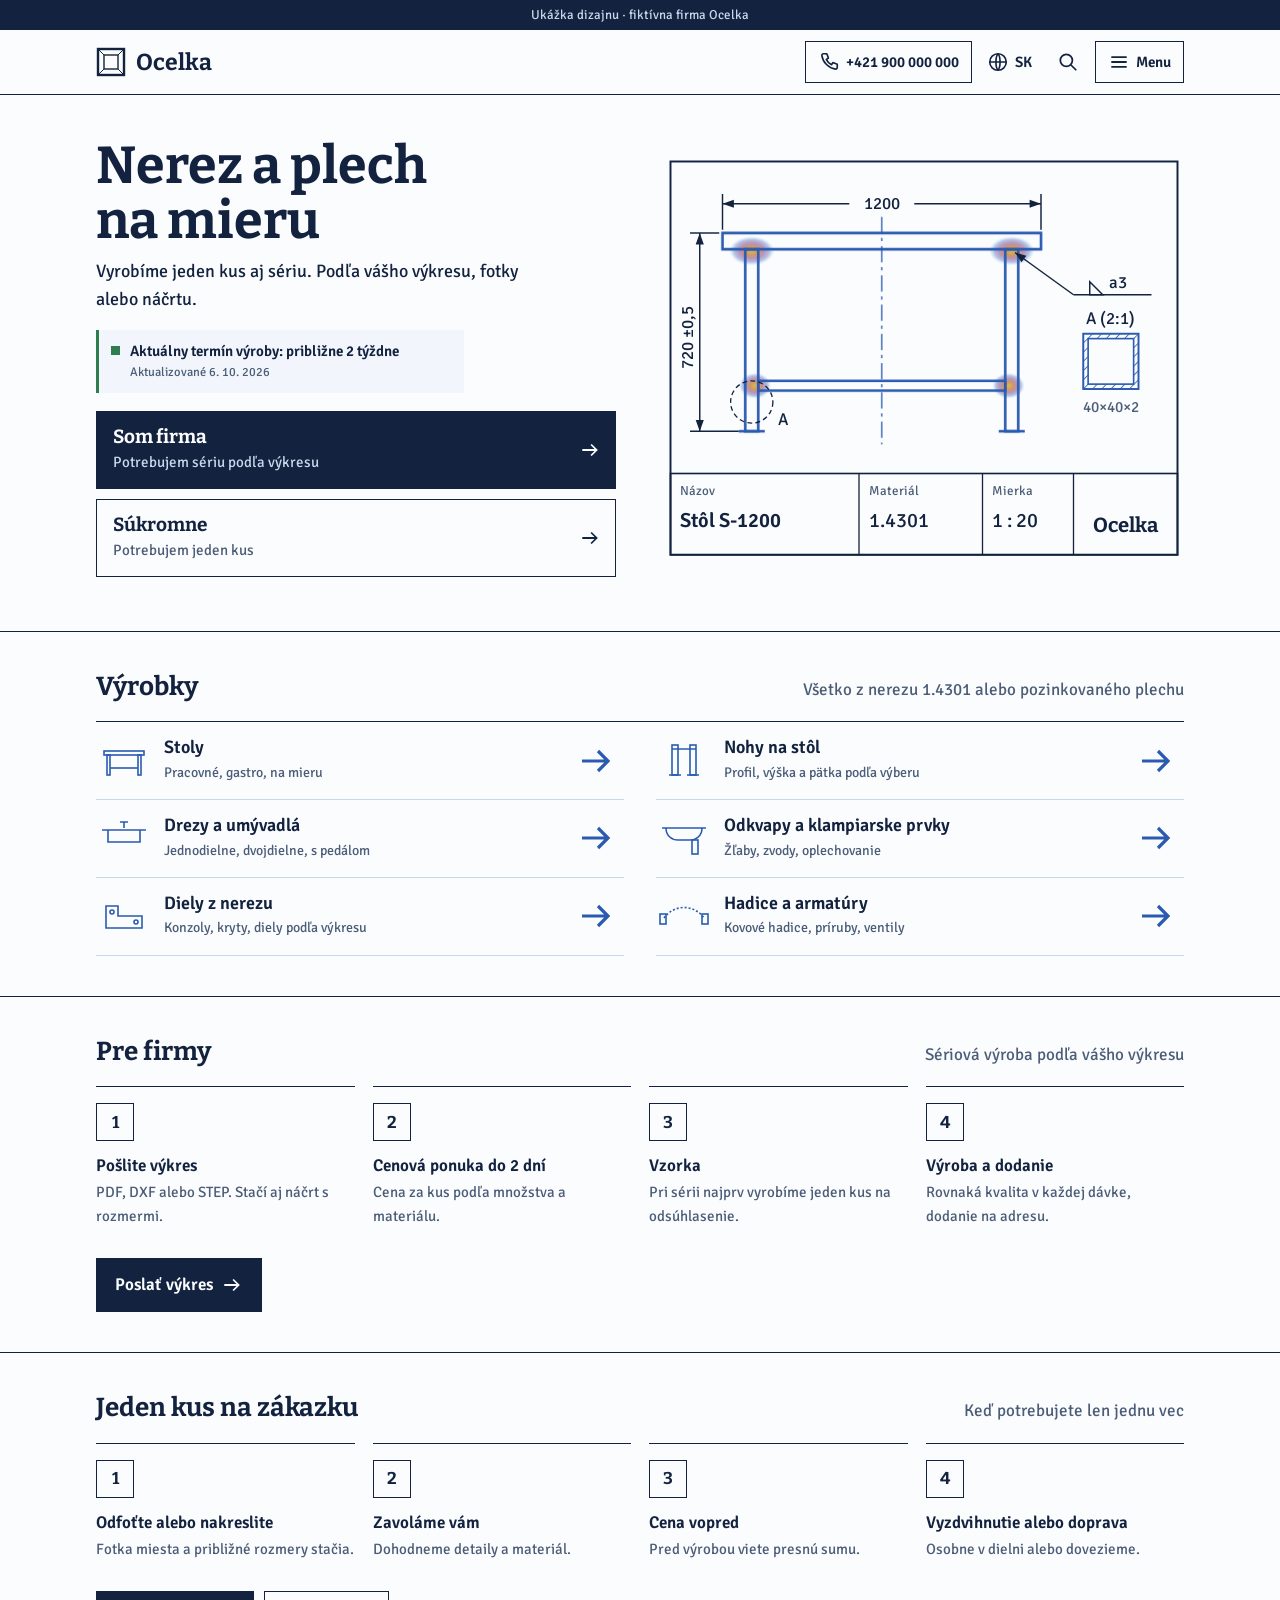
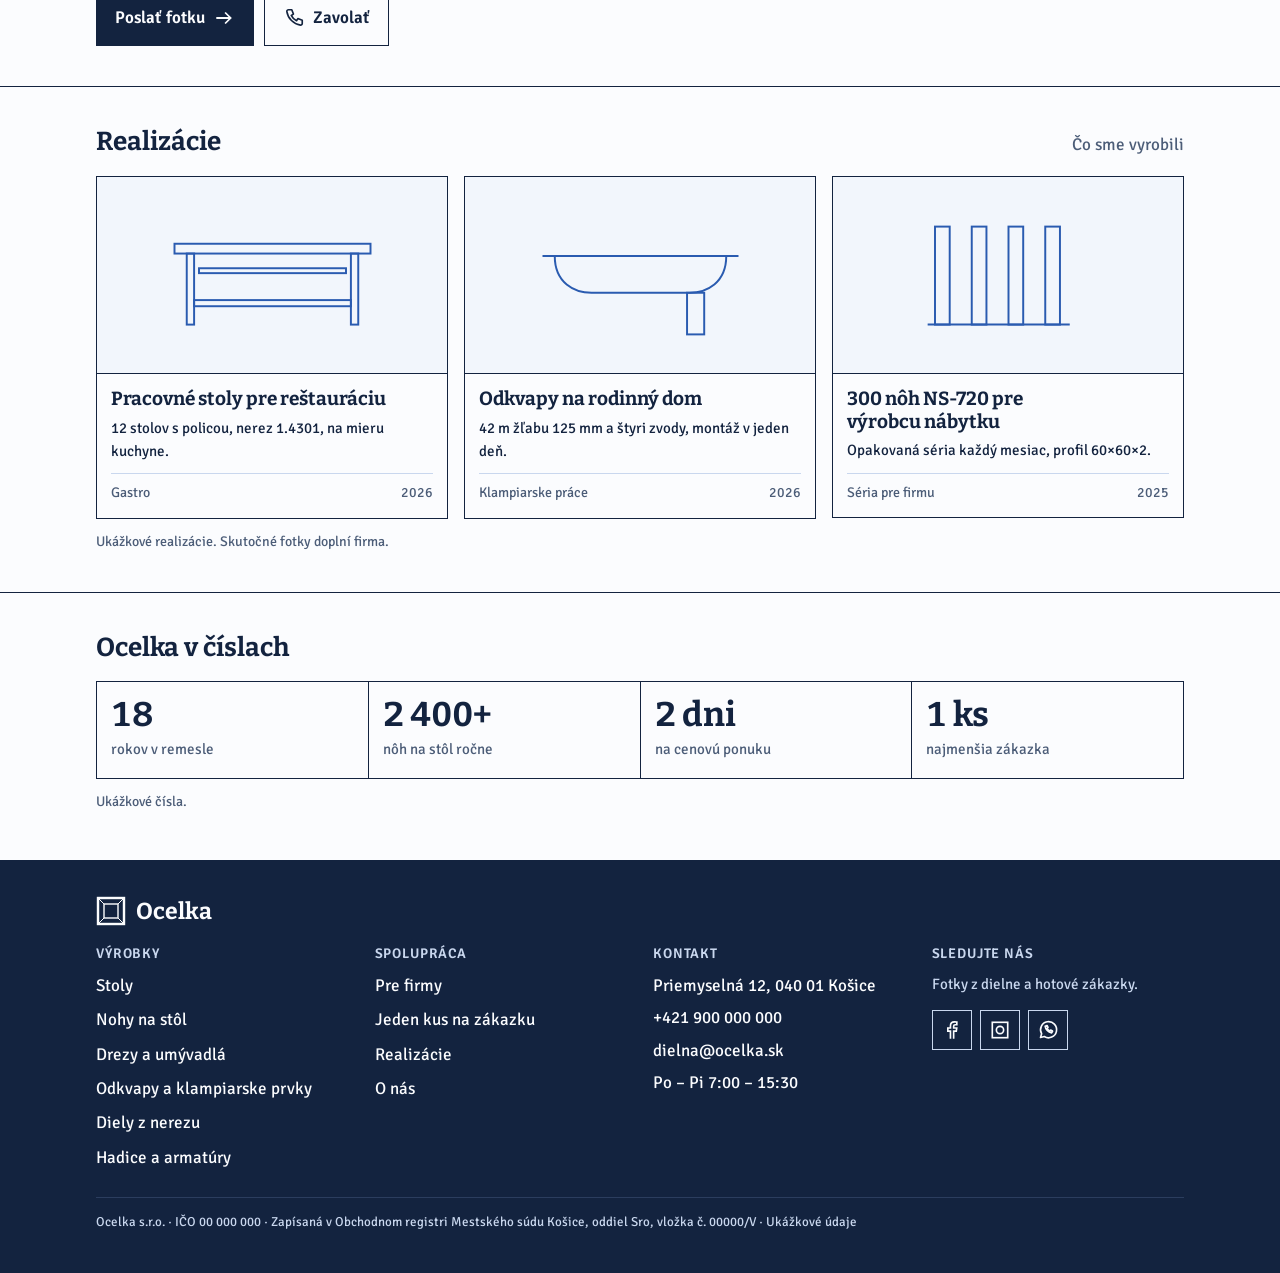
<file: index (1).html>
<!doctype html>
<html lang="sk">
<head>
<meta charset="utf-8">
<meta name="viewport" content="width=device-width, initial-scale=1, viewport-fit=cover">
<style>[hidden]{display:none!important}</style>
<title>Ocelka</title>
<link rel="preconnect" href="https://fonts.googleapis.com">
<link rel="preconnect" href="https://fonts.gstatic.com" crossorigin>
<link rel="stylesheet" href="https://fonts.googleapis.com/css2?family=Bitter:wght@600;700&family=Signika:wght@400;600&display=swap">
<style>
/* Layout: mobile-first сторінка виробника як аркуш креслення — сині лінії на білому, прямі кути, побіжалість лише біля швів; на широкому екрані дві колонки */
:root {
  --paper: #fbfcfe;
  --sheet: #f2f6fc;
  --ink: #13233f;
  --line: #2a5bb0;
  --faint: #c9d7ee;
  --muted: #4c5d78;
  --ok: #2e7d4f;
  --f-head: "Bitter", Georgia, serif;
  --f-body: "Signika", system-ui, sans-serif;
  --tbh: 64px;
  color-scheme: light;
}
* { box-sizing: border-box; }
html { scroll-padding-top: calc(var(--tbh) + 12px); }
body { margin: 0; background: var(--paper); color: var(--ink); font: 17px/1.55 var(--f-body); padding-bottom: 64px; }
a { color: inherit; text-decoration: none; }
button { font: inherit; color: inherit; }
:focus-visible { outline: 2px solid var(--line); outline-offset: 2px; }
.icon { width: 22px; height: 22px; flex: none; }
.wrap { max-width: 1120px; margin-inline: auto; padding-inline: 16px; }
h1, h2, h3 { font-family: var(--f-head); font-weight: 700; text-wrap: balance; margin: 0; }
h2 { font-size: 26px; line-height: 1.15; }
.sec { padding-block: 40px; border-top: 1px solid var(--ink); }
.sec-head { display: flex; justify-content: space-between; align-items: baseline; gap: 12px; margin-bottom: 18px; flex-wrap: wrap; }
.sec-head p { margin: 0; color: var(--muted); }
.demo { background: var(--ink); color: var(--faint); font-size: 13px; text-align: center; padding: 5px 16px; }

/* Шапка */
.top { position: sticky; top: env(safe-area-inset-top, 0px); z-index: 20; background: var(--paper); border-bottom: 1px solid var(--ink); }
.top .wrap { height: var(--tbh); display: flex; align-items: center; gap: 6px; }
.brand { display: flex; align-items: center; gap: 10px; margin-right: auto; font: 700 23px/1 var(--f-head); }
.brand svg { width: 30px; height: 30px; }
.tb { display: inline-flex; align-items: center; gap: 6px; height: 42px; min-width: 42px; justify-content: center; padding: 0 8px; background: none; border: 1px solid transparent; cursor: pointer; }
.tb:hover { border-color: var(--faint); }
.tb .lbl { font-size: 15px; font-weight: 600; }
.tb.menu-btn { border-color: var(--ink); padding: 0 12px; }
.tb.call-top { display: none; }
.lang { position: relative; }
.lang-list { position: absolute; right: 0; top: 46px; background: var(--paper); border: 1px solid var(--ink); list-style: none; margin: 0; padding: 4px 0; min-width: 160px; }
.lang-list button { all: unset; display: flex; justify-content: space-between; gap: 12px; width: 100%; box-sizing: border-box; padding: 8px 14px; cursor: pointer; }
.lang-list button:hover, .lang-list button:focus-visible { background: var(--sheet); }
.lang-list .cur { font-weight: 600; }
.lang-list small { color: var(--muted); }

/* Повноекранне меню */
.overlay { position: fixed; inset: 0; z-index: 30; background: var(--paper); overflow-y: auto; }
.overlay[hidden] { display: none; }
.ov-top { position: sticky; top: 0; background: var(--paper); border-bottom: 1px solid var(--ink); }
.ov-top .wrap { height: var(--tbh); display: flex; align-items: center; justify-content: space-between; }
.close { display: inline-flex; gap: 8px; align-items: center; height: 42px; padding: 0 14px; background: var(--ink); color: var(--paper); border: 0; cursor: pointer; font-weight: 600; }
.acc { list-style: none; margin: 0; padding: 8px 0 40px; }
.acc > li { border-bottom: 1px solid var(--ink); }
.acc-btn, .acc-link { all: unset; box-sizing: border-box; width: 100%; display: flex; justify-content: space-between; align-items: center; padding: 18px 2px; font: 700 21px/1.2 var(--f-head); cursor: pointer; }
.acc-btn .pm { font: 400 28px/1 var(--f-body); width: 24px; text-align: center; }
.acc-sub { list-style: none; margin: 0; padding: 0 0 14px 16px; }
.acc-sub[hidden] { display: none; }
.acc-sub a { display: flex; justify-content: space-between; padding: 10px 2px; border-top: 1px solid var(--faint); }
.acc-sub a span { color: var(--line); }

/* Пошук */
.search-box { padding-block: 16px 8px; }
.search-box label { display: block; font: 700 21px/1.2 var(--f-head); margin-bottom: 10px; }
.search-box input { width: 100%; font: 18px var(--f-body); padding: 14px; border: 1px solid var(--ink); background: #fff; color: var(--ink); border-radius: 0; }
.results { list-style: none; margin: 8px 0 40px; padding: 0; }
.results li a { display: grid; grid-template-columns: minmax(0,1fr) auto; gap: 2px 12px; padding: 12px 2px; border-bottom: 1px solid var(--faint); }
.results .cat { grid-column: 1 / -1; font-size: 14px; color: var(--muted); }
.results .dim { font-variant-numeric: tabular-nums; color: var(--line); font-weight: 600; }
.results .empty { padding: 14px 2px; color: var(--muted); }

/* Перший екран */
.hero { padding-block: 22px 34px; display: grid; gap: 22px; }
.draw { width: 100%; height: auto; display: block; max-width: 520px; }
.draw .s { stroke-dasharray: 900; stroke-dashoffset: 900; animation: drawin 1.6s ease-out forwards; }
.draw .d { opacity: 0; animation: fade .6s ease-out 1.2s forwards; }
@keyframes drawin { to { stroke-dashoffset: 0; } }
@keyframes fade { to { opacity: 1; } }
.hero h1 { font-size: clamp(31px, 7vw, 52px); line-height: 1.05; }
.hero .lead { margin: 10px 0 0; font-size: 18px; max-width: 46ch; }
.lt { display: flex; gap: 10px; align-items: baseline; margin: 16px 0 0; padding: 10px 12px; border-left: 3px solid var(--ok); background: var(--sheet); font-size: 15px; max-width: 46ch; }
.lt b { font-weight: 600; }
.lt small { color: var(--muted); display: block; }
.dot { width: 9px; height: 9px; background: var(--ok); flex: none; transform: translateY(-1px); }
.entries { display: grid; gap: 10px; margin-top: 18px; max-width: 520px; }
.e { display: grid; gap: 2px; padding: 14px 44px 14px 16px; border: 1px solid var(--ink); position: relative; background: var(--paper); }
.e b { font: 700 19px/1.2 var(--f-head); }
.e span { font-size: 15px; color: var(--muted); }
.e .arr { position: absolute; right: 14px; top: 50%; transform: translateY(-50%); }
.e1 { background: var(--ink); color: var(--paper); }
.e1 span { color: var(--faint); }
.e:hover { border-color: var(--line); }

/* Каталог */
.cats { list-style: none; margin: 0; padding: 0; display: grid; border-top: 1px solid var(--ink); }
.cats a { display: grid; grid-template-columns: 52px minmax(0,1fr) auto; gap: 14px; align-items: center; padding: 14px 2px; border-bottom: 1px solid var(--faint); }
.cats a:hover b { color: var(--line); }
.cats svg { width: 52px; height: 40px; }
.cats b { font: 600 18px/1.25 var(--f-body); display: block; }
.cats small { color: var(--muted); font-size: 14px; }
.cats .arr { color: var(--line); }

/* Кроки */
.steps { list-style: none; margin: 0; padding: 0; display: grid; gap: 0; counter-reset: st; }
.steps li { counter-increment: st; display: grid; grid-template-columns: 44px minmax(0,1fr); gap: 12px; padding: 14px 0; border-top: 1px solid var(--faint); }
.steps li::before { content: counter(st); width: 36px; height: 36px; border: 1px solid var(--ink); display: grid; place-items: center; font: 700 17px var(--f-head); }
.steps b { display: block; font-weight: 600; }
.steps p { margin: 2px 0 0; color: var(--muted); font-size: 15px; }
.cta-line { margin-top: 16px; display: flex; gap: 10px; flex-wrap: wrap; }
.btn { display: inline-flex; align-items: center; gap: 8px; padding: 13px 18px; border: 1px solid var(--ink); font-weight: 600; }
.btn.dark { background: var(--ink); color: var(--paper); }

/* Realizácie */
.real { list-style: none; margin: 0; padding: 0; display: grid; gap: 16px; }
.real article { border: 1px solid var(--ink); display: grid; }
.real .pic { background: var(--sheet); border-bottom: 1px solid var(--ink); aspect-ratio: 16 / 9; max-width: 100%; display: grid; place-items: center; }
.real .pic svg { width: 70%; height: auto; }
.real .body { padding: 14px; display: grid; gap: 6px; }
.real .meta { display: flex; justify-content: space-between; gap: 10px; font-size: 14px; color: var(--muted); border-top: 1px solid var(--faint); padding-top: 8px; margin-top: 4px; }
.real h3 { font-size: 19px; line-height: 1.2; }
.real p { margin: 0; font-size: 15px; }
.note { font-size: 14px; color: var(--muted); margin: 12px 0 0; }

/* Цифри */
.nums { display: grid; grid-template-columns: repeat(2, minmax(0,1fr)); border-top: 1px solid var(--ink); border-left: 1px solid var(--ink); }
.nums div { border-right: 1px solid var(--ink); border-bottom: 1px solid var(--ink); padding: 16px 14px; min-width: 0; }
.nums b { display: block; font: 700 34px/1 var(--f-head); font-variant-numeric: tabular-nums; }
.nums span { display: block; margin-top: 6px; font-size: 15px; color: var(--muted); }

/* Футер */
.foot { background: var(--ink); color: var(--paper); padding-block: 36px 28px; margin-top: 8px; }
.foot .brand { color: var(--paper); margin-bottom: 20px; }
.fcols { display: grid; gap: 26px; }
.fcols h3 { font: 600 14px/1.2 var(--f-body); letter-spacing: .06em; text-transform: uppercase; color: var(--faint); margin-bottom: 10px; }
.fcols ul { list-style: none; margin: 0; padding: 0; display: grid; gap: 8px; }
.fcols a:hover { text-decoration: underline; }
.fcols address { font-style: normal; display: grid; gap: 6px; }
.soc { display: flex; gap: 8px; margin-top: 14px; }
.soc a { width: 40px; height: 40px; border: 1px solid var(--faint); display: grid; place-items: center; }
.legal { margin-top: 26px; padding-top: 14px; border-top: 1px solid #2b3d5e; font-size: 13px; color: var(--faint); }

/* Нижня панель (телефон) */
.dock { position: fixed; left: 0; right: 0; bottom: 0; z-index: 15; display: grid; grid-template-columns: 1fr 1fr; border-top: 1px solid var(--ink); background: var(--paper); padding-bottom: env(safe-area-inset-bottom, 0px); }
.dock a { display: flex; gap: 8px; align-items: center; justify-content: center; padding: 15px; font-weight: 600; }
.dock .d1 { background: var(--ink); color: var(--paper); }

@media (min-width: 860px) {
  body { padding-bottom: 0; }
  .dock { display: none; }
  .tb.call-top { display: inline-flex; border-color: var(--ink); padding: 0 12px; }
  .hero { grid-template-columns: minmax(0, 1fr) minmax(0, 1fr); align-items: center; padding-block: 44px 54px; }
  .hero .draw { order: 2; justify-self: end; }
  .cats { grid-template-columns: 1fr 1fr; column-gap: 32px; }
  .steps { grid-template-columns: repeat(4, minmax(0,1fr)); gap: 18px; }
  .steps li { grid-template-columns: 1fr; border-top: 1px solid var(--ink); padding-top: 16px; }
  .real { grid-template-columns: repeat(3, minmax(0,1fr)); }
  .nums { grid-template-columns: repeat(4, minmax(0,1fr)); }
  .fcols { grid-template-columns: repeat(4, minmax(0,1fr)); }
}
@media (prefers-reduced-motion: reduce) { .draw .s { animation: none; stroke-dashoffset: 0; } .draw .d { animation: none; opacity: 1; } }
</style>
</head>
<body>

<svg width="0" height="0" style="position:absolute" aria-hidden="true">
  <defs>
    <symbol id="i-phone" viewBox="0 0 20 20"><path fill="none" stroke="currentColor" stroke-width="1.5" stroke-linejoin="round" d="M5 2.5h3l1.5 4-2 1.2a10 10 0 0 0 4.8 4.8l1.2-2 4 1.5v3a1.5 1.5 0 0 1-1.6 1.5A15 15 0 0 1 3.5 4.1 1.5 1.5 0 0 1 5 2.5z"/></symbol>
    <symbol id="i-globe" viewBox="0 0 20 20"><g fill="none" stroke="currentColor" stroke-width="1.5"><circle cx="10" cy="10" r="7.5"/><path d="M2.5 10h15M10 2.5c2.5 2.6 2.5 12.4 0 15M10 2.5c-2.5 2.6-2.5 12.4 0 15"/></g></symbol>
    <symbol id="i-search" viewBox="0 0 20 20"><g fill="none" stroke="currentColor" stroke-width="1.6"><circle cx="8.5" cy="8.5" r="5.5"/><path d="M12.5 12.5l5 5"/></g></symbol>
    <symbol id="i-menu" viewBox="0 0 20 20"><path fill="none" stroke="currentColor" stroke-width="1.6" d="M3 5.5h14M3 10h14M3 14.5h14"/></symbol>
    <symbol id="i-close" viewBox="0 0 20 20"><path fill="none" stroke="currentColor" stroke-width="1.8" d="M4.5 4.5l11 11M15.5 4.5l-11 11"/></symbol>
    <symbol id="i-arr" viewBox="0 0 20 20"><path fill="none" stroke="currentColor" stroke-width="1.6" d="M3 10h13M11 5l5 5-5 5"/></symbol>
    <symbol id="i-wa" viewBox="0 0 20 20"><g fill="none" stroke="currentColor" stroke-width="1.5" stroke-linejoin="round"><path d="M3.2 16.8l1-3.4A7.3 7.3 0 1 1 6.6 15.9z"/><path d="M7.4 6.6c.3 2.8 2.8 5.5 5.9 6l.9-1.6-1.8-.9-.8.8a4.6 4.6 0 0 1-2.4-2.4l.8-.8-.9-1.8z"/></g></symbol>
    <symbol id="mark" viewBox="0 0 30 30"><g fill="none" stroke="currentColor"><rect x="2" y="2" width="26" height="26" stroke-width="2.4"/><rect x="8" y="8" width="14" height="14" stroke-width="1.4"/><path d="M2 2l6 6M28 2l-6 6M2 28l6-6M28 28l-6-6" stroke-width="1"/></g></symbol>
  </defs>
</svg>

<div class="demo">Ukážka dizajnu · fiktívna firma Ocelka</div>

<header class="top">
  <div class="wrap">
    <a class="brand" href="#top" aria-label="Ocelka, domov"><svg aria-hidden="true"><use href="#mark"/></svg>Ocelka</a>
    <a class="tb call-top" href="#kontakt"><svg class="icon" aria-hidden="true"><use href="#i-phone"/></svg><span class="lbl">+421 900 000 000</span></a>
    <div class="lang">
      <button class="tb" id="lang-btn" type="button" aria-expanded="false" aria-controls="lang-list" aria-label="Jazyk: slovenčina"><svg class="icon" aria-hidden="true"><use href="#i-globe"/></svg><span class="lbl">SK</span></button>
      <ul class="lang-list" id="lang-list" hidden>
        <li><button type="button" class="cur">Slovenčina <small>SK</small></button></li>
        <li><button type="button">Čeština <small>CZ</small></button></li>
        <li><button type="button">Deutsch <small>DE</small></button></li>
        <li><button type="button">English <small>EN</small></button></li>
      </ul>
    </div>
    <button class="tb" id="search-btn" type="button" aria-label="Hľadať"><svg class="icon" aria-hidden="true"><use href="#i-search"/></svg></button>
    <button class="tb menu-btn" id="menu-btn" type="button" aria-expanded="false" aria-controls="menu"><svg class="icon" aria-hidden="true"><use href="#i-menu"/></svg><span class="lbl">Menu</span></button>
  </div>
</header>

<!-- Меню -->
<div class="overlay" id="menu" hidden role="dialog" aria-modal="true" aria-label="Menu">
  <div class="ov-top"><div class="wrap">
    <span class="brand"><svg aria-hidden="true"><use href="#mark"/></svg>Ocelka</span>
    <button class="close" type="button" data-close><svg class="icon" aria-hidden="true"><use href="#i-close"/></svg>Zavrieť</button>
  </div></div>
  <div class="wrap">
    <ul class="acc" id="acc"></ul>
  </div>
</div>

<!-- Пошук -->
<div class="overlay" id="search" hidden role="dialog" aria-modal="true" aria-label="Hľadať">
  <div class="ov-top"><div class="wrap">
    <span class="brand"><svg aria-hidden="true"><use href="#mark"/></svg>Ocelka</span>
    <button class="close" type="button" data-close><svg class="icon" aria-hidden="true"><use href="#i-close"/></svg>Zavrieť</button>
  </div></div>
  <div class="wrap">
    <div class="search-box">
      <label for="q">Čo hľadáte?</label>
      <input id="q" type="search" placeholder="napr. noha 720, drez, DN25" autocomplete="off">
    </div>
    <ul class="results" id="results" aria-live="polite"></ul>
  </div>
</div>

<main id="top">
  <section class="wrap hero">
    <svg class="draw" viewBox="0 0 320 250" role="img" aria-label="Výkres stola S-1200 s rozmermi 1200 × 720 mm">
      <defs>
        <radialGradient id="tint">
          <stop offset="0" stop-color="#d8b04a" stop-opacity=".9"/>
          <stop offset=".3" stop-color="#c07a2c" stop-opacity=".75"/>
          <stop offset=".55" stop-color="#8a3f86" stop-opacity=".55"/>
          <stop offset=".78" stop-color="#2f5fb3" stop-opacity=".35"/>
          <stop offset="1" stop-color="#7fb2e5" stop-opacity="0"/>
        </radialGradient>
        <pattern id="hatch" width="4" height="4" patternUnits="userSpaceOnUse" patternTransform="rotate(45)">
          <line x1="0" y1="0" x2="0" y2="4" stroke="#2a5bb0" stroke-width="1"/>
        </pattern>
      </defs>
      <!-- рамка аркуша -->
      <rect x="4" y="4" width="312" height="242" fill="none" stroke="#13233f" stroke-width="1.2"/>
      <!-- побіжалість біля зварних швів -->
      <g class="d" opacity=".7">
        <ellipse cx="54" cy="59" rx="14" ry="9" fill="url(#tint)"/><ellipse cx="214" cy="59" rx="14" ry="9" fill="url(#tint)"/>
        <ellipse cx="56" cy="142" rx="10" ry="8" fill="url(#tint)"/><ellipse cx="212" cy="142" rx="10" ry="8" fill="url(#tint)"/>
      </g>
      <!-- стіл -->
      <g fill="none" stroke="#2a5bb0" stroke-width="1.6">
        <rect class="s" x="36" y="48" width="196" height="10"/>
        <rect class="s" x="50" y="58" width="8" height="112"/>
        <rect class="s" x="210" y="58" width="8" height="112"/>
        <rect class="s" x="58" y="139" width="152" height="6"/>
        <line class="s" x1="46" y1="170" x2="62" y2="170"/><line class="s" x1="206" y1="170" x2="222" y2="170"/>
      </g>
      <!-- осьова лінія -->
      <line x1="134" y1="38" x2="134" y2="178" stroke="#2a5bb0" stroke-width=".8" stroke-dasharray="10 3 2 3"/>
      <!-- розміри -->
      <g class="d" stroke="#13233f" stroke-width=".9" fill="#13233f" font-family="Signika, sans-serif" font-size="10.5">
        <line x1="36" y1="30" x2="232" y2="30"/><line x1="36" y1="24" x2="36" y2="46"/><line x1="232" y1="24" x2="232" y2="46"/>
        <polygon points="36,30 43,27.5 43,32.5" stroke="none"/><polygon points="232,30 225,27.5 225,32.5" stroke="none"/>
        <rect x="114" y="23" width="40" height="13" fill="#fbfcfe" stroke="none"/><text x="134" y="33" text-anchor="middle" stroke="none">1200</text>
        <line x1="22" y1="48" x2="22" y2="170"/><line x1="16" y1="48" x2="34" y2="48"/><line x1="16" y1="170" x2="46" y2="170"/>
        <polygon points="22,48 19.5,55 24.5,55" stroke="none"/><polygon points="22,170 19.5,163 24.5,163" stroke="none"/>
        <text x="18" y="112" text-anchor="middle" transform="rotate(-90 18 112)" stroke="none">720 ±0,5</text>
      </g>
      <!-- символ кутового зварного шва -->
      <g class="d" stroke="#13233f" stroke-width=".9" fill="none" font-family="Signika, sans-serif" font-size="10.5">
        <line x1="216" y1="60" x2="252" y2="86"/><polygon points="216,60 223,62 220,66" fill="#13233f" stroke="none"/>
        <line x1="252" y1="86" x2="300" y2="86"/>
        <polygon points="262,86 262,78 270,86" fill="none"/>
        <text x="274" y="82" fill="#13233f" stroke="none">a3</text>
      </g>
      <!-- вид A: переріз профілю -->
      <g class="d">
        <circle cx="54" cy="152" r="13" fill="none" stroke="#13233f" stroke-width=".8" stroke-dasharray="3 2"/>
        <text x="70" y="166" font-family="Signika, sans-serif" font-size="10.5" fill="#13233f">A</text>
        <rect x="258" y="110" width="34" height="34" fill="url(#hatch)" stroke="#2a5bb0" stroke-width="1.2"/>
        <rect x="261" y="113" width="28" height="28" fill="#fbfcfe" stroke="#2a5bb0" stroke-width="1"/>
        <text x="275" y="104" text-anchor="middle" font-family="Signika, sans-serif" font-size="10.5" fill="#13233f">A (2:1)</text>
        <text x="275" y="158" text-anchor="middle" font-family="Signika, sans-serif" font-size="9.5" fill="#4c5d78">40×40×2</text>
      </g>
      <!-- штамп -->
      <g class="d" font-family="Signika, sans-serif" fill="#13233f">
        <rect x="4" y="196" width="312" height="50" fill="none" stroke="#13233f" stroke-width="1"/>
        <line x1="120" y1="196" x2="120" y2="246" stroke="#13233f" stroke-width=".8"/>
        <line x1="196" y1="196" x2="196" y2="246" stroke="#13233f" stroke-width=".8"/>
        <line x1="252" y1="196" x2="252" y2="246" stroke="#13233f" stroke-width=".8"/>
        <text x="10" y="209" font-size="8" fill="#4c5d78">Názov</text><text x="10" y="229" font-size="12.5" font-weight="600">Stôl S-1200</text>
        <text x="126" y="209" font-size="8" fill="#4c5d78">Materiál</text><text x="126" y="229" font-size="12.5">1.4301</text>
        <text x="202" y="209" font-size="8" fill="#4c5d78">Mierka</text><text x="202" y="229" font-size="12.5">1 : 20</text>
        <text x="284" y="232" font-size="12.5" font-family="Bitter, serif" font-weight="700" text-anchor="middle">Ocelka</text>
      </g>
    </svg>
    <div>
      <h1>Nerez a plech na mieru</h1>
      <p class="lead">Vyrobíme jeden kus aj sériu. Podľa vášho výkresu, fotky alebo náčrtu.</p>
      <p class="lt"><span class="dot" aria-hidden="true"></span><span><b>Aktuálny termín výroby: približne 2 týždne</b><small>Aktualizované 6. 10. 2026</small></span></p>
      <div class="entries">
        <a class="e e1" href="#firmy"><b>Som firma</b><span>Potrebujem sériu podľa výkresu</span><svg class="icon arr" aria-hidden="true"><use href="#i-arr"/></svg></a>
        <a class="e" href="#zakazka"><b>Súkromne</b><span>Potrebujem jeden kus</span><svg class="icon arr" aria-hidden="true"><use href="#i-arr"/></svg></a>
      </div>
    </div>
  </section>

  <section class="sec" id="vyrobky"><div class="wrap">
    <div class="sec-head"><h2>Výrobky</h2><p>Všetko z nerezu 1.4301 alebo pozinkovaného plechu</p></div>
    <ul class="cats" id="cats"></ul>
  </div></section>

  <section class="sec" id="firmy"><div class="wrap">
    <div class="sec-head"><h2>Pre firmy</h2><p>Sériová výroba podľa vášho výkresu</p></div>
    <ol class="steps">
      <li><div><b>Pošlite výkres</b><p>PDF, DXF alebo STEP. Stačí aj náčrt s rozmermi.</p></div></li>
      <li><div><b>Cenová ponuka do 2 dní</b><p>Cena za kus podľa množstva a materiálu.</p></div></li>
      <li><div><b>Vzorka</b><p>Pri sérii najprv vyrobíme jeden kus na odsúhlasenie.</p></div></li>
      <li><div><b>Výroba a dodanie</b><p>Rovnaká kvalita v každej dávke, dodanie na adresu.</p></div></li>
    </ol>
    <div class="cta-line"><a class="btn dark" href="#kontakt">Poslať výkres <svg class="icon" aria-hidden="true"><use href="#i-arr"/></svg></a></div>
  </div></section>

  <section class="sec" id="zakazka"><div class="wrap">
    <div class="sec-head"><h2>Jeden kus na zákazku</h2><p>Keď potrebujete len jednu vec</p></div>
    <ol class="steps">
      <li><div><b>Odfoťte alebo nakreslite</b><p>Fotka miesta a približné rozmery stačia.</p></div></li>
      <li><div><b>Zavoláme vám</b><p>Dohodneme detaily a materiál.</p></div></li>
      <li><div><b>Cena vopred</b><p>Pred výrobou viete presnú sumu.</p></div></li>
      <li><div><b>Vyzdvihnutie alebo doprava</b><p>Osobne v dielni alebo dovezieme.</p></div></li>
    </ol>
    <div class="cta-line"><a class="btn dark" href="#kontakt">Poslať fotku <svg class="icon" aria-hidden="true"><use href="#i-arr"/></svg></a><a class="btn" href="#kontakt"><svg class="icon" aria-hidden="true"><use href="#i-phone"/></svg>Zavolať</a></div>
  </div></section>

  <section class="sec" id="realizacie"><div class="wrap">
    <div class="sec-head"><h2>Realizácie</h2><p>Čo sme vyrobili</p></div>
    <ul class="real">
      <li><article>
        <div class="pic"><svg viewBox="0 0 200 110" aria-hidden="true"><g fill="none" stroke="#2a5bb0" stroke-width="1.6"><rect x="20" y="30" width="160" height="8"/><rect x="30" y="38" width="6" height="58"/><rect x="164" y="38" width="6" height="58"/><rect x="36" y="76" width="128" height="5"/><rect x="40" y="50" width="120" height="4"/></g></svg></div>
        <div class="body"><h3>Pracovné stoly pre reštauráciu</h3><p>12 stolov s policou, nerez 1.4301, na mieru kuchyne.</p><div class="meta"><span>Gastro</span><span>2026</span></div></div>
      </article></li>
      <li><article>
        <div class="pic"><svg viewBox="0 0 200 110" aria-hidden="true"><g fill="none" stroke="#2a5bb0" stroke-width="1.6"><path d="M20 40h160"/><path d="M30 40c0 22 16 30 30 30h80c14 0 30-8 30-30"/><rect x="138" y="70" width="14" height="34"/></g></svg></div>
        <div class="body"><h3>Odkvapy na rodinný dom</h3><p>42 m žľabu 125 mm a štyri zvody, montáž v jeden deň.</p><div class="meta"><span>Klampiarske práce</span><span>2026</span></div></div>
      </article></li>
      <li><article>
        <div class="pic"><svg viewBox="0 0 200 110" aria-hidden="true"><g fill="none" stroke="#2a5bb0" stroke-width="1.6"><rect x="40" y="16" width="12" height="80"/><rect x="70" y="16" width="12" height="80"/><rect x="100" y="16" width="12" height="80"/><rect x="130" y="16" width="12" height="80"/><path d="M34 96h116"/></g></svg></div>
        <div class="body"><h3>300 nôh NS-720 pre výrobcu nábytku</h3><p>Opakovaná séria každý mesiac, profil 60×60×2.</p><div class="meta"><span>Séria pre firmu</span><span>2025</span></div></div>
      </article></li>
    </ul>
    <p class="note">Ukážkové realizácie. Skutočné fotky doplní firma.</p>
  </div></section>

  <section class="sec" id="cisla"><div class="wrap">
    <div class="sec-head"><h2>Ocelka v číslach</h2></div>
    <div class="nums">
      <div><b>18</b><span>rokov v remesle</span></div>
      <div><b>2 400+</b><span>nôh na stôl ročne</span></div>
      <div><b>2 dni</b><span>na cenovú ponuku</span></div>
      <div><b>1 ks</b><span>najmenšia zákazka</span></div>
    </div>
    <p class="note">Ukážkové čísla.</p>
  </div></section>
</main>

<footer class="foot" id="kontakt">
  <div class="wrap">
    <span class="brand"><svg aria-hidden="true"><use href="#mark"/></svg>Ocelka</span>
    <div class="fcols">
      <div><h3>Výrobky</h3><ul id="foot-cats"></ul></div>
      <div><h3>Spolupráca</h3><ul><li><a href="#firmy">Pre firmy</a></li><li><a href="#zakazka">Jeden kus na zákazku</a></li><li><a href="#realizacie">Realizácie</a></li><li><a href="#cisla">O nás</a></li></ul></div>
      <div><h3>Kontakt</h3><address><span>Priemyselná 12, 040 01 Košice</span><span>+421 900 000 000</span><span>dielna@ocelka.sk</span><span>Po – Pi 7:00 – 15:30</span></address></div>
      <div><h3>Sledujte nás</h3><p style="margin:0;color:var(--faint);font-size:15px">Fotky z dielne a hotové zákazky.</p>
        <div class="soc">
          <a href="#kontakt" aria-label="Facebook"><svg class="icon" viewBox="0 0 20 20" aria-hidden="true"><path fill="none" stroke="currentColor" stroke-width="1.5" d="M11.5 18v-7h2.4l.4-2.8h-2.8V6.6c0-.8.3-1.4 1.4-1.4h1.5V2.7a19 19 0 0 0-2.2-.1c-2.2 0-3.6 1.3-3.6 3.7v1.9H6.2V11h2.4v7"/></svg></a>
          <a href="#kontakt" aria-label="Instagram"><svg class="icon" viewBox="0 0 20 20" aria-hidden="true"><g fill="none" stroke="currentColor" stroke-width="1.5"><rect x="3" y="3" width="14" height="14"/><circle cx="10" cy="10" r="3.3"/><path d="M14 6h.01"/></g></svg></a>
          <a href="#kontakt" aria-label="WhatsApp"><svg class="icon" aria-hidden="true"><use href="#i-wa"/></svg></a>
        </div>
      </div>
    </div>
    <p class="legal">Ocelka s.r.o. · IČO 00 000 000 · Zapísaná v Obchodnom registri Mestského súdu Košice, oddiel Sro, vložka č. 00000/V · Ukážkové údaje</p>
  </div>
</footer>

<nav class="dock" aria-label="Rýchly kontakt">
  <a class="d1" href="#kontakt"><svg class="icon" aria-hidden="true"><use href="#i-phone"/></svg>Zavolať</a>
  <a href="#kontakt"><svg class="icon" aria-hidden="true"><use href="#i-wa"/></svg>WhatsApp</a>
</nav>

<script>
const CATS = [
  { id:"stoly", name:"Stoly", sub:"Pracovné, gastro, na mieru", icon:'<rect x="6" y="10" width="40" height="4"/><rect x="9" y="14" width="3" height="20"/><rect x="40" y="14" width="3" height="20"/><path d="M12 27h28"/>' },
  { id:"nohy", name:"Nohy na stôl", sub:"Profil, výška a pätka podľa výberu", icon:'<rect x="14" y="4" width="6" height="30"/><rect x="32" y="4" width="6" height="30"/><path d="M11 34h12M29 34h12M14 8h24"/>' },
  { id:"drezy", name:"Drezy a umývadlá", sub:"Jednodielne, dvojdielne, s pedálom", icon:'<path d="M4 12h44"/><path d="M10 12v12h32V12"/><path d="M26 4v6M22 4h8"/>' },
  { id:"odkvapy", name:"Odkvapy a klampiarske prvky", sub:"Žľaby, zvody, oplechovanie", icon:'<path d="M4 10h44"/><path d="M8 10c0 8 6 12 12 12h12c6 0 12-4 12-12"/><rect x="34" y="22" width="6" height="14"/>' },
  { id:"diely", name:"Diely z nerezu", sub:"Konzoly, kryty, diely podľa výkresu", icon:'<path d="M8 32V10h12v10h24v12z"/><circle cx="14" cy="16" r="2"/><circle cx="38" cy="26" r="2"/>' },
  { id:"hadice", name:"Hadice a armatúry", sub:"Kovové hadice, príruby, ventily", icon:'<path d="M6 22c10-14 30-14 40 0" stroke-dasharray="2 2"/><rect x="2" y="18" width="6" height="10"/><rect x="44" y="18" width="6" height="10"/>' },
];
const ITEMS = [
  ["Stôl S-1200", "1200 × 600 × 900 mm", "stoly"], ["Stôl S-1600 s policou", "1600 × 700 × 900 mm", "stoly"], ["Gastro stôl s lemom", "na mieru", "stoly"],
  ["Noha NS-720 hranatá", "60 × 60 × 720 mm", "nohy"], ["Noha NS-720 okrúhla", "Ø 60 × 720 mm", "nohy"], ["Noha NS-1050 barová", "60 × 60 × 1050 mm", "nohy"], ["Rám stola R-1400", "1400 × 700 mm", "nohy"],
  ["Drez jednodielny", "500 × 400 × 250 mm", "drezy"], ["Drez dvojdielny", "1000 × 500 mm", "drezy"], ["Umývadlo na ruky s pedálom", "400 × 300 mm", "drezy"],
  ["Odkvapový žľab", "125 mm", "odkvapy"], ["Zvodová rúra", "Ø 100 mm", "odkvapy"], ["Oplechovanie atiky", "rš 330 mm", "odkvapy"],
  ["Konzola K-40", "40 × 40 × 3 mm", "diely"], ["Kryt podľa výkresu", "na mieru", "diely"],
  ["Kovová hadica DN25", "DN25 · PN16", "hadice"], ["Príruba DN50", "DN50 · PN16", "hadice"], ["Guľový ventil 1\"", "DN25", "hadice"],
];
const esc = s => String(s).replace(/[&<>"]/g, c => ({ "&":"&amp;", "<":"&lt;", ">":"&gt;", '"':"&quot;" }[c]));
const ico = p => `<svg viewBox="0 0 52 40" aria-hidden="true"><g fill="none" stroke="#2a5bb0" stroke-width="1.6">${p}</g></svg>`;
const arr = '<svg class="icon arr" aria-hidden="true"><use href="#i-arr"/></svg>';
const count = id => ITEMS.filter(i => i[2] === id).length;

document.getElementById("cats").innerHTML = CATS.map(c =>
  `<li><a href="#vyrobky">${ico(c.icon)}<span><b>${esc(c.name)}</b><small>${esc(c.sub)}</small></span>${arr}</a></li>`).join("");
document.getElementById("foot-cats").innerHTML = CATS.map(c => `<li><a href="#vyrobky">${esc(c.name)}</a></li>`).join("");

// Меню з розкриттям
const MENU = [
  { t:"Výrobky", sub: CATS.map(c => [c.name, "#vyrobky"]) },
  { t:"Pre firmy", sub: [["Sériová výroba", "#firmy"], ["Poslať výkres", "#kontakt"], ["Realizácie pre firmy", "#realizacie"]] },
  { t:"Jeden kus na zákazku", sub: [["Ako to funguje", "#zakazka"], ["Poslať fotku", "#kontakt"]] },
  { t:"Realizácie", href:"#realizacie" },
  { t:"O nás", href:"#cisla" },
  { t:"Kontakt", href:"#kontakt" },
];
document.getElementById("acc").innerHTML = MENU.map((m, i) => m.sub
  ? `<li><button class="acc-btn" type="button" aria-expanded="${i === 0}" aria-controls="acc-${i}">${esc(m.t)}<span class="pm" aria-hidden="true">${i === 0 ? "−" : "+"}</span></button>
     <ul class="acc-sub" id="acc-${i}" ${i === 0 ? "" : "hidden"}>${m.sub.map(s => `<li><a href="${s[1]}" data-close>${esc(s[0])}<span>›</span></a></li>`).join("")}</ul></li>`
  : `<li><a class="acc-link" href="${m.href}" data-close>${esc(m.t)}<span class="pm" aria-hidden="true">›</span></a></li>`).join("");
document.getElementById("acc").addEventListener("click", e => {
  const b = e.target.closest(".acc-btn");
  if (!b) return;
  const open = b.getAttribute("aria-expanded") === "true";
  b.setAttribute("aria-expanded", String(!open));
  b.querySelector(".pm").textContent = open ? "+" : "−";
  document.getElementById(b.getAttribute("aria-controls")).hidden = open;
});

// Відкриття і закриття оверлеїв
let lastFocus = null;
function openOv(id) {
  lastFocus = document.activeElement;
  const ov = document.getElementById(id);
  ov.hidden = false;
  document.body.style.overflow = "hidden";
  if (id === "menu") document.getElementById("menu-btn").setAttribute("aria-expanded", "true");
  (id === "search" ? document.getElementById("q") : ov.querySelector(".close")).focus();
  if (id === "search") render("");
}
function closeOv() {
  document.querySelectorAll(".overlay").forEach(o => o.hidden = true);
  document.body.style.overflow = "";
  document.getElementById("menu-btn").setAttribute("aria-expanded", "false");
  if (lastFocus) lastFocus.focus();
}
document.getElementById("menu-btn").addEventListener("click", () => openOv("menu"));
document.getElementById("search-btn").addEventListener("click", () => openOv("search"));
document.querySelectorAll(".overlay").forEach(o => o.addEventListener("click", e => { if (e.target.closest("[data-close]")) closeOv(); }));
document.addEventListener("keydown", e => {
  if (e.key === "Escape") { closeOv(); langList.hidden = true; langBtn.setAttribute("aria-expanded", "false"); }
});

// Мова
const langBtn = document.getElementById("lang-btn"), langList = document.getElementById("lang-list");
langBtn.addEventListener("click", () => {
  const open = langList.hidden;
  langList.hidden = !open;
  langBtn.setAttribute("aria-expanded", String(open));
});
document.addEventListener("click", e => { if (!e.target.closest(".lang")) { langList.hidden = true; langBtn.setAttribute("aria-expanded", "false"); } });

// Пошук без діакритики: «noha» знаходить «Noha», «zlab» — «žľab»
const norm = s => s.toLowerCase().normalize("NFD").replace(/[̀-ͯ]/g, "");
const results = document.getElementById("results");
function render(q) {
  const words = norm(q).split(/\s+/).filter(Boolean);
  const list = ITEMS.filter(it => { const hay = norm(it[0] + " " + it[1] + " " + CATS.find(c => c.id === it[2]).name); return words.every(w => hay.includes(w)); });
  results.innerHTML = list.length
    ? list.map(it => `<li><a href="#vyrobky" data-close><span class="cat">${esc(CATS.find(c => c.id === it[2]).name)}</span><span>${esc(it[0])}</span><span class="dim">${esc(it[1])}</span></a></li>`).join("")
    : `<li class="empty">Nič sme nenašli. Napíšte nám, čo potrebujete. Vyrábame aj na mieru.</li>`;
}
document.getElementById("q").addEventListener("input", e => render(e.target.value));
document.getElementById("search").addEventListener("click", e => { if (e.target.closest("#results [data-close]")) closeOv(); });
</script>

</body>
</html>
</file>
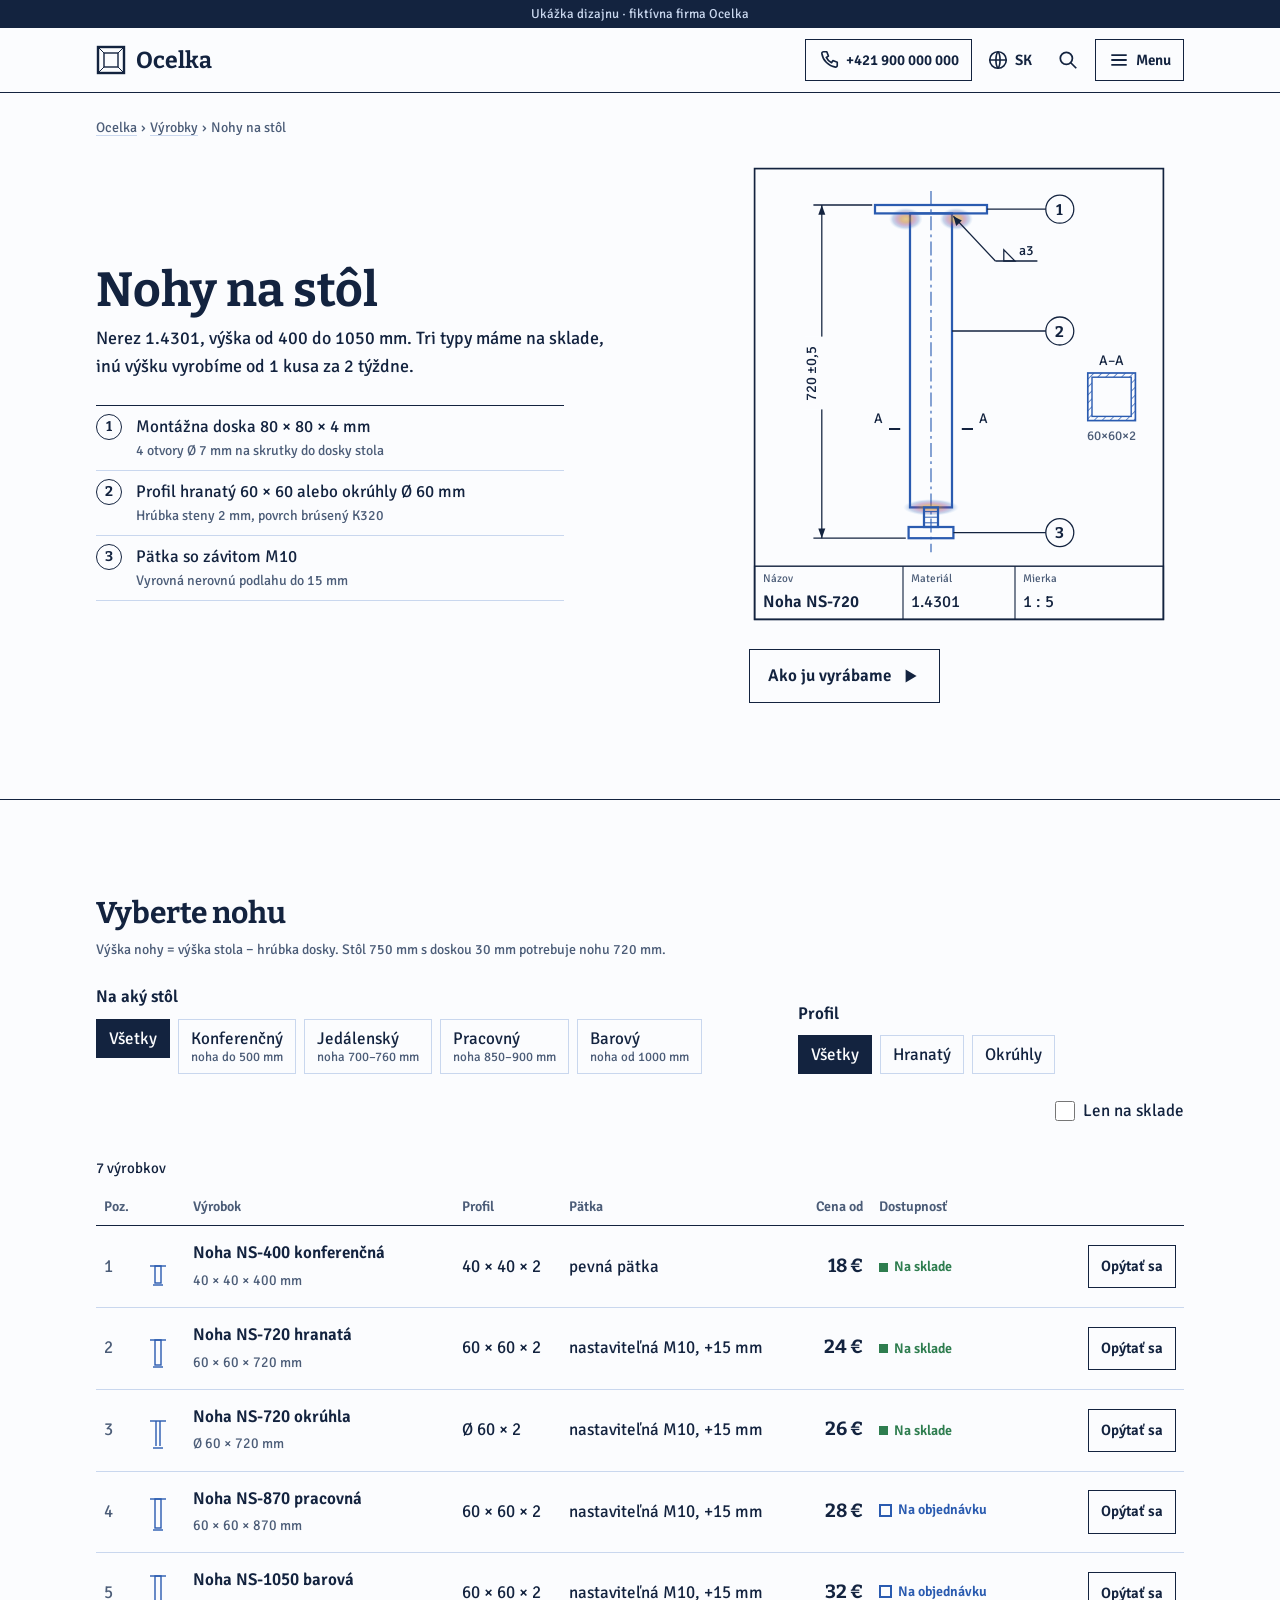
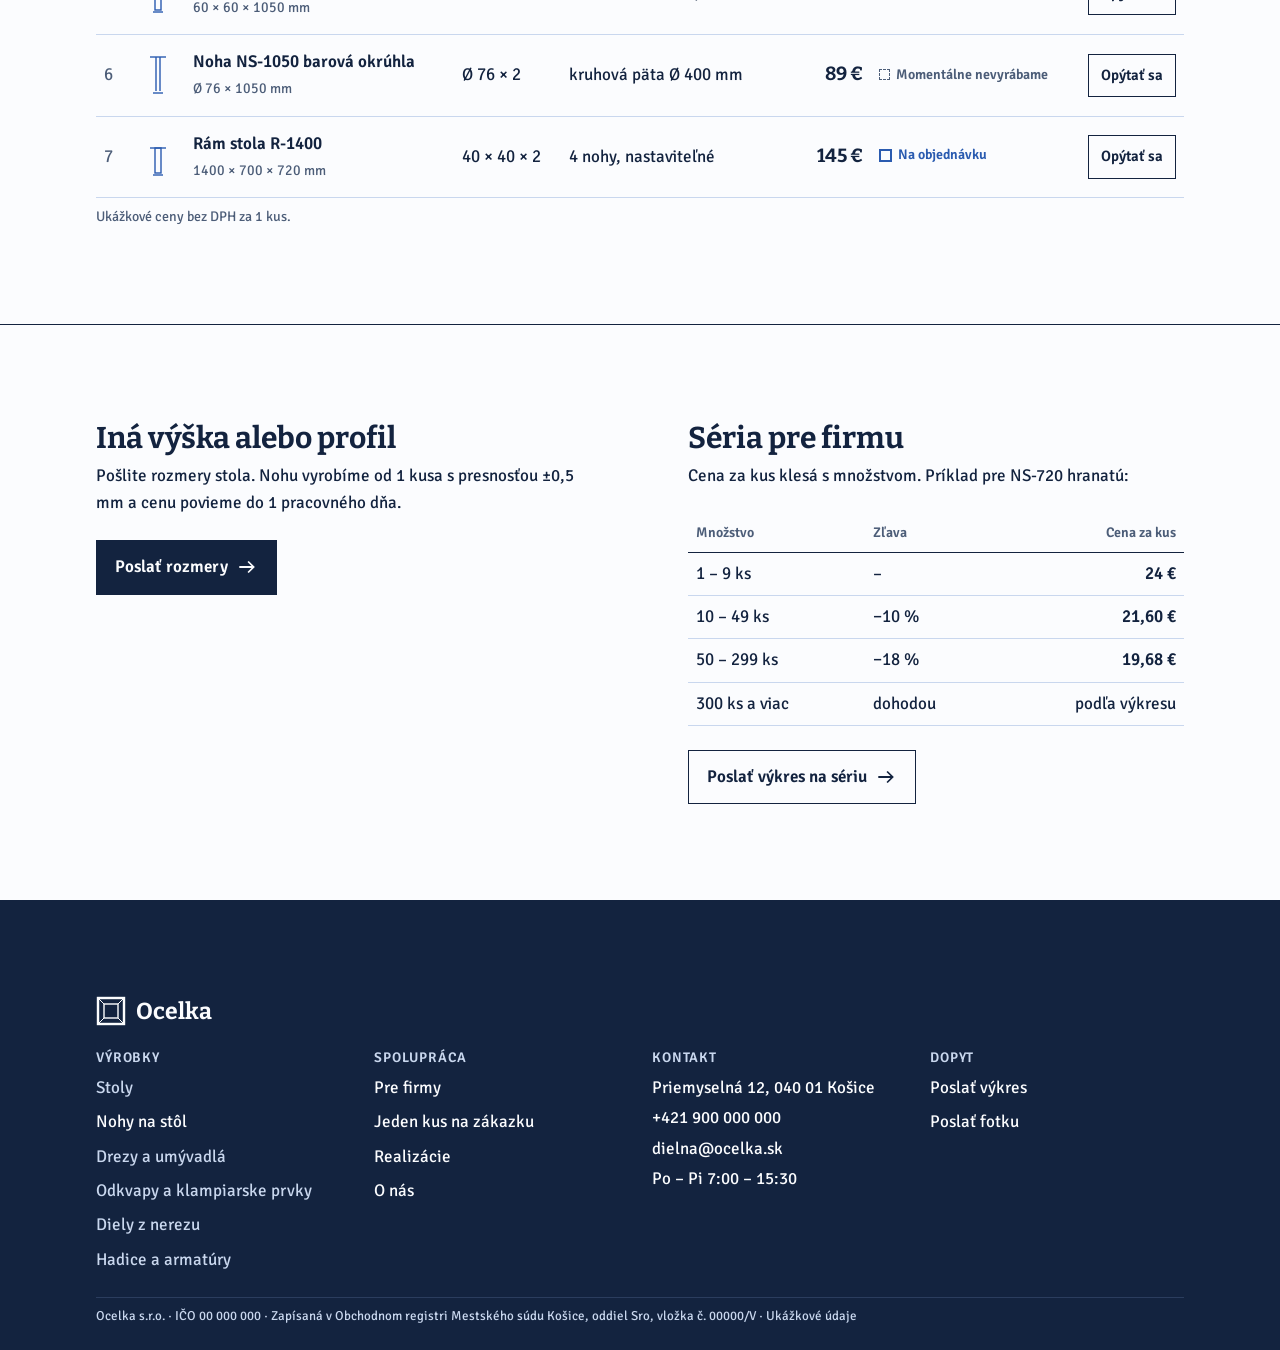
<file: nohy-na-stol.html>
<!doctype html>
<html lang="sk">
<head>
<meta charset="utf-8">
<meta name="viewport" content="width=device-width, initial-scale=1, viewport-fit=cover">
<title>Nohy na stôl · Ocelka</title>
<link rel="preconnect" href="https://fonts.googleapis.com">
<link rel="preconnect" href="https://fonts.gstatic.com" crossorigin>
<link rel="stylesheet" href="https://fonts.googleapis.com/css2?family=Bitter:wght@600;700&family=Signika:wght@400;600&display=swap">
<link rel="stylesheet" href="ocelka.css">
<style>
/* Категорія: зверху креслення ноги з позиціями 1–3, нижче фільтр і таблиця як кусовник (rozpiska) на кресленні */
.intro { display: grid; gap: var(--s2); padding-block: var(--s2) var(--s3); }
.intro-text { display: grid; gap: var(--s2); align-content: start; }
.intro-text > div { display: grid; gap: var(--s1); }
.legend { margin: 0; display: grid; border-top: 1px solid var(--ink); max-width: 52ch; }
.legend div { display: grid; grid-template-columns: 32px minmax(0,1fr); gap: var(--s1); padding-block: var(--s1); border-bottom: 1px solid var(--faint); }
.legend dt { width: 26px; height: 26px; border: 1px solid var(--ink); border-radius: 50%; display: grid; place-items: center; font: 700 14px var(--f-head); }
.legend dd { margin: 0; }
.legend dd small { display: block; color: var(--muted); font-size: 14px; }
.leg-fig { margin: 0; display: grid; gap: var(--s2); justify-items: center; }
.leg { width: 100%; max-width: 420px; height: auto; display: block; }

/* «Ako ju vyrábame»: kreslenie po krokoch výroby. Bez kliknutia je výkres celý. */
.mk { width: 100%; max-width: 420px; display: grid; gap: var(--s1); }
.leg-fig { scroll-margin-top: calc(var(--tbh) + var(--s1)); }
/* Kroky musia byť vidieť spolu s výkresom: na počítači zoznam vľavo namiesto legendy, na telefóne jeden popis pod výkresom */
.mk-steps, .mk-now { display: none; }
.intro.mk-on .legend { display: none; }
.intro.mk-on .mk-now { display: block; min-height: 4.8em; font-size: 15px; color: var(--muted); border-top: 1px solid var(--faint); padding-top: var(--s1); }
.mk-now b { display: block; color: var(--ink); font-weight: 600; }
.intro.mk-list .mk-steps { display: grid; }
.intro.mk-list .mk-now { display: none; }
.mk-steps { list-style: none; margin: 0; padding: 0; counter-reset: mk; width: 100%; max-width: 52ch; border-bottom: 1px solid var(--faint); }
.mk-steps li { counter-increment: mk; display: grid; grid-template-columns: 26px minmax(0,1fr); column-gap: var(--s1); padding-block: var(--s1); border-top: 1px solid var(--faint); font-size: 15px; color: var(--muted); transition: color .4s; }
.mk-steps li::before { content: counter(mk); grid-row: span 2; width: 22px; height: 22px; border: 1px solid currentColor; display: grid; place-items: center; font: 700 12px var(--f-head); transition: background .4s, color .4s; }
.mk-steps b { display: block; color: var(--ink); font-weight: 600; }
.mk-steps li.now { color: var(--ink); }
.mk-steps li.now::before { background: var(--ink); color: var(--paper); border-color: var(--ink); }
.mk-steps li.done::before { border-color: var(--ok); color: var(--ok); }
@media (min-width: 860px) {
  .intro.mk-on .mk-steps { display: grid; }
  .intro.mk-on .mk-now { display: none; }
}
.leg .only-play { display: none; }
.leg.play .only-play { display: inline; }
.leg.play [data-step] [pathLength] { stroke-dasharray: 1; stroke-dashoffset: 1; }
.leg.play [data-step] :is(text, ellipse, polygon, rect, path, line):not([pathLength]) { opacity: 0; }
.leg.play [data-step].on [pathLength] { stroke-dashoffset: 0; transition: stroke-dashoffset 2.2s cubic-bezier(.45,.05,.35,1); }
.leg.play [data-step].on :is(text, ellipse, polygon, rect, path, line):not([pathLength]) { opacity: 1; transition: opacity 1s ease 1.6s; }
.leg.play [data-step].on ellipse { transition: opacity 2.4s ease 1.6s; }
.leg.play [data-step="4"].on .scan { animation: scan 2.6s cubic-bezier(.45,.05,.35,1) forwards; transition: none; }
.leg.play [data-step="4"].on .meas { transition-delay: 2.6s; }
.leg.play [data-step="5"].on .sheen { animation: sheen 2.8s ease-in-out forwards; transition: none; opacity: 1; }
@keyframes scan { 0% { transform: translateY(0); opacity: 1; } 100% { transform: translateY(-234px); opacity: 0; } }
@keyframes sheen { from { transform: translateY(0); opacity: 1; } to { transform: translateY(250px); opacity: 1; } }
.scan, .sheen { transform-box: view-box; }

/* Riadok, na ktorý ste prišli z vyhľadávania: čiara sa prikreslí */
.list-wrap { position: relative; overflow-x: auto; }
.hit-line { position: absolute; left: 0; right: 0; height: 2px; background: var(--line); transform: scaleX(0); transform-origin: left; animation: hit .7s cubic-bezier(.3,.7,.2,1) .25s forwards; pointer-events: none; }
@keyframes hit { to { transform: scaleX(1); } }
@media (prefers-reduced-motion: reduce) { .hit-line { animation: none; transform: none; } }

.sec { padding-block: var(--s3); border-top: 1px solid var(--ink); }
.sec-head { display: grid; gap: var(--s1); margin-bottom: var(--s2); }

/* Фільтр */
.filters { display: grid; gap: var(--s2); margin-bottom: var(--s2); }
.filters fieldset { border: 0; margin: 0; padding: 0; min-width: 0; }
.filters legend { padding: 0; margin-bottom: var(--s1); font-weight: 600; }
.chips { display: flex; flex-wrap: wrap; gap: var(--s1); }
.chip { position: relative; }
.chip input { position: absolute; opacity: 0; inset: 0; margin: 0; cursor: pointer; }
.chip span { display: grid; padding: 8px 12px; border: 1px solid var(--faint); background: var(--paper); line-height: 1.25; }
.chip small { font-size: 13px; color: var(--muted); }
.chip input:hover + span { border-color: var(--line); }
.chip input:checked + span { background: var(--ink); color: var(--paper); border-color: var(--ink); }
.chip input:checked + span small { color: var(--faint); }
.chip input:focus-visible + span { outline: 2px solid var(--line); outline-offset: 2px; }
.check { display: inline-flex; gap: var(--s1); align-items: center; cursor: pointer; }
.check input { width: 20px; height: 20px; accent-color: var(--ink); margin: 0; }
.hint { font-size: 14px; color: var(--muted); }
.count { display: flex; justify-content: space-between; align-items: baseline; gap: var(--s1); flex-wrap: wrap; font-size: 15px; padding-bottom: var(--s1); }
.reset { all: unset; cursor: pointer; color: var(--line); text-decoration: underline; text-underline-offset: 3px; font-size: 15px; }
.reset:focus-visible { outline: 2px solid var(--line); }

/* Таблиця-кусовник */
.bom { width: 100%; border-collapse: collapse; font-variant-numeric: tabular-nums; }
.bom th { text-align: left; font-weight: 600; font-size: 14px; color: var(--muted); padding: var(--s1); border-bottom: 1px solid var(--ink); white-space: nowrap; }
.bom td { padding: 14px var(--s1); border-bottom: 1px solid var(--faint); vertical-align: middle; }
.bom tbody tr { scroll-margin-top: calc(var(--tbh) + var(--s2)); }
.bom tbody tr:target { background: var(--sheet); box-shadow: inset 3px 0 0 var(--line); }
.bom .pos { width: 1%; color: var(--muted); }
.bom .name b { display: block; font-weight: 600; }
.bom .name small { color: var(--muted); font-size: 14px; }
.bom .num { text-align: right; white-space: nowrap; }
.bom .price b { font: 700 19px/1 var(--f-head); }
.bom .act { width: 1%; text-align: right; }
.bom .act .btn { padding: 9px 12px; font-size: 15px; white-space: nowrap; }
.mini { width: 26px; height: 40px; vertical-align: middle; }
.empty { padding: var(--s2) 0; border-bottom: 1px solid var(--faint); display: grid; gap: var(--s1); justify-items: start; }
.empty b { font: 700 19px/1.2 var(--f-head); }
.empty p { color: var(--muted); max-width: 52ch; }

/* Телефон: рядок таблиці стає блоком */
@media (max-width: 759px) {
  .bom thead { position: absolute; width: 1px; height: 1px; overflow: hidden; clip: rect(0 0 0 0); }
  .bom, .bom tbody { display: block; }
  .bom tr { display: grid; grid-template-columns: minmax(0,1fr) auto; gap: 4px var(--s2); padding-block: var(--s2); border-bottom: 1px solid var(--faint); }
  .bom td { padding: 0; border: 0; }
  .bom tbody tr:target { padding-inline: 12px; }
  .bom .pos, .bom .ico { display: none; }
  .bom td { grid-column: 1 / -1; }
  .bom .name { order: 1; } .bom .av-cell { order: 2; } .bom td[data-l] { order: 3; }
  .bom td[data-l]::before { content: attr(data-l) ": "; color: var(--muted); font-size: 14px; }
  .bom .num { text-align: left; }
  .bom .price { order: 4; grid-column: 1; align-self: center; margin-top: var(--s1); }
  .bom .act { order: 5; grid-column: 2; margin-top: var(--s1); }
}

/* Na mieru і ціни для фірм */
.two { display: grid; gap: var(--s3); }
.two > div { display: grid; gap: var(--s2); align-content: start; }
.two > div > div:first-child { display: grid; gap: var(--s1); }
.tiers { width: 100%; border-collapse: collapse; font-variant-numeric: tabular-nums; }
.tiers th, .tiers td { text-align: left; padding: var(--s1); border-bottom: 1px solid var(--faint); }
.tiers thead th { font-weight: 600; font-size: 14px; color: var(--muted); border-bottom-color: var(--ink); }
.tiers td:last-child, .tiers th:last-child { text-align: right; }
.tiers td b { font-weight: 600; }

@media (min-width: 860px) {
  .intro { grid-template-columns: minmax(0, 6fr) minmax(0, 5fr); gap: var(--s3); align-items: center; }
  .filters { display: flex; flex-wrap: wrap; align-items: flex-end; gap: var(--s2) var(--s3); }
  .filters .check { margin-left: auto; margin-bottom: 8px; }
  .two { grid-template-columns: 1fr 1fr; }
}
</style>
</head>
<body data-page="nohy">
<script src="ocelka.js"></script>

<main id="top">
  <div class="wrap">
    <nav class="crumbs" aria-label="Kde ste"><ol><li><a href="index.html" data-home>Ocelka</a></li><li><a href="index.html#vyrobky" data-home>Výrobky</a></li><li aria-current="page">Nohy na stôl</li></ol></nav>

    <section class="intro">
      <div class="intro-text">
        <div>
          <h1>Nohy na stôl</h1>
          <p class="lead">Nerez 1.4301, výška od 400 do 1050 mm. Tri typy máme na sklade, inú výšku vyrobíme od 1 kusa za 2 týždne.</p>
        </div>
        <dl class="legend" aria-label="Z čoho sa noha skladá">
          <div><dt>1</dt><dd>Montážna doska 80 × 80 × 4 mm<small>4 otvory Ø 7 mm na skrutky do dosky stola</small></dd></div>
          <div><dt>2</dt><dd>Profil hranatý 60 × 60 alebo okrúhly Ø 60 mm<small>Hrúbka steny 2 mm, povrch brúsený K320</small></dd></div>
          <div><dt>3</dt><dd>Pätka so závitom M10<small>Vyrovná nerovnú podlahu do 15 mm</small></dd></div>
        </dl>
          <ol class="mk-steps" id="mk-steps" aria-label="Ako vyrábame nohu NS-720">
            <li data-s="1"><b>Rezanie</b> Profil 60 × 60 × 2 mm režeme na 720 mm s toleranciou ±0,5 mm.</li>
            <li data-s="2"><b>Zváranie</b> Montážnu dosku privaríme metódou TIG, kútový zvar a3. Nábehové farby pri zvare potom odstránime morením.</li>
            <li data-s="3"><b>Pätka</b> Do spodnej zátky privaríme maticu M10 a naskrutkujeme pätku. Vyrovná podlahu do 15 mm.</li>
            <li data-s="4"><b>Kontrola</b> Každý kus zmeriame mierkou podľa výkresu. Tento má 720,2 mm, je v tolerancii.</li>
            <li data-s="5"><b>Brúsenie</b> Povrch prebrúsime na zrnitosť K320 a nohu označíme číslom výkresu.</li>
          </ol>
      </div>

      <figure class="leg-fig">
      <svg class="leg" id="leg" viewBox="0 0 300 330" role="img" aria-label="Výkres nohy NS-720: montážna doska, profil 60 × 60 × 2 a nastaviteľná pätka, výška 720 ±0,5 mm">
        <defs>
          <radialGradient id="tint">
            <stop offset="0" stop-color="#d8b04a" stop-opacity=".9"/>
            <stop offset=".3" stop-color="#c07a2c" stop-opacity=".75"/>
            <stop offset=".55" stop-color="#8a3f86" stop-opacity=".55"/>
            <stop offset=".78" stop-color="#2f5fb3" stop-opacity=".35"/>
            <stop offset="1" stop-color="#7fb2e5" stop-opacity="0"/>
          </radialGradient>
          <pattern id="hatch" width="4" height="4" patternUnits="userSpaceOnUse" patternTransform="rotate(45)">
            <line x1="0" y1="0" x2="0" y2="4" stroke="#2a5bb0" stroke-width="1"/>
          </pattern>
          <linearGradient id="sheen" x1="0" y1="0" x2="0" y2="1">
            <stop offset="0" stop-color="#ffffff" stop-opacity="0"/>
            <stop offset=".5" stop-color="#9fc0ec" stop-opacity=".7"/>
            <stop offset="1" stop-color="#ffffff" stop-opacity="0"/>
          </linearGradient>
          <clipPath id="prof-clip"><rect x="116" y="37" width="28" height="208"/></clipPath>
        </defs>
        <rect x="4" y="4" width="292" height="322" fill="#fbfcfe" stroke="#13233f" stroke-width="1.2"/>
        <line x1="130" y1="20" x2="130" y2="278" stroke="#2a5bb0" stroke-width=".8" stroke-dasharray="10 3 2 3"/>

        <!-- Krok 1: rezanie profilu, rozmer výšky, rez A–A -->
        <g data-step="1">
          <rect x="115" y="36" width="30" height="210" fill="none" stroke="#2a5bb0" stroke-width="1.6" pathLength="1"/>
          <g stroke="#13233f" stroke-width=".9">
            <line x1="52" y1="30" x2="52" y2="268" pathLength="1"/><line x1="46" y1="30" x2="88" y2="30" pathLength="1"/><line x1="46" y1="268" x2="112" y2="268" pathLength="1"/>
          </g>
          <g fill="#13233f" font-family="Signika, sans-serif" font-size="10.5">
            <polygon points="52,30 49.5,37 54.5,37"/><polygon points="52,268 49.5,261 54.5,261"/>
            <rect x="40" y="124" width="14" height="52" fill="#fbfcfe"/>
            <text x="48" y="150" text-anchor="middle" transform="rotate(-90 48 150)">720 ±0,5</text>
          </g>
          <path d="M108 190h-8M152 190h8" stroke="#13233f" stroke-width="1.4"/>
          <g font-family="Signika, sans-serif" font-size="10" fill="#13233f">
            <text x="96" y="186" text-anchor="end">A</text><text x="164" y="186">A</text>
            <rect x="242" y="150" width="34" height="34" fill="url(#hatch)" stroke="#2a5bb0" stroke-width="1.2"/>
            <rect x="245" y="153" width="28" height="28" fill="#fbfcfe" stroke="#2a5bb0" stroke-width="1"/>
            <text x="259" y="144" text-anchor="middle">A–A</text>
            <text x="259" y="198" text-anchor="middle" font-size="9.5" fill="#4c5d78">60×60×2</text>
          </g>
        </g>

        <!-- Krok 2: montážna doska, zvar a3, nábehové farby -->
        <g data-step="2">
          <g class="tint" opacity=".7"><ellipse cx="112" cy="40" rx="12" ry="8" fill="url(#tint)"/><ellipse cx="148" cy="40" rx="12" ry="8" fill="url(#tint)"/></g>
          <rect x="90" y="30" width="80" height="6" fill="none" stroke="#2a5bb0" stroke-width="1.6" pathLength="1"/>
          <g stroke="#13233f" stroke-width=".9" fill="none">
            <line x1="146" y1="38" x2="176" y2="70" pathLength="1"/><line x1="176" y1="70" x2="206" y2="70" pathLength="1"/>
            <polygon points="182,70 182,62 190,70" pathLength="1"/>
            <line x1="170" y1="33" x2="212" y2="33" pathLength="1"/><path d="M212 33a10 10 0 1 0 20 0a10 10 0 1 0 -20 0" pathLength="1"/>
          </g>
          <g fill="#13233f">
            <polygon points="146,38 148,45 152,41"/>
            <text x="193" y="66" font-family="Signika, sans-serif" font-size="10">a3</text>
            <text x="222" y="37" text-anchor="middle" font-family="Bitter, serif" font-size="11" font-weight="700">1</text>
          </g>
        </g>

        <!-- Krok 3: matica M10 a pätka -->
        <g data-step="3">
          <g class="tint" opacity=".7"><ellipse cx="130" cy="246" rx="20" ry="6" fill="url(#tint)"/></g>
          <g fill="none" stroke="#2a5bb0" stroke-width="1.6">
            <rect x="125" y="246" width="10" height="14" pathLength="1"/>
            <rect x="114" y="260" width="32" height="8" pathLength="1"/>
          </g>
          <path d="M125 249h10M125 253h10M125 257h10" stroke="#2a5bb0" stroke-width=".7"/>
          <g stroke="#13233f" stroke-width=".9" fill="none"><line x1="146" y1="264" x2="212" y2="264" pathLength="1"/><path d="M212 264a10 10 0 1 0 20 0a10 10 0 1 0 -20 0" pathLength="1"/></g>
          <text x="222" y="268" text-anchor="middle" font-family="Bitter, serif" font-size="11" font-weight="700" fill="#13233f">3</text>
        </g>

        <!-- Krok 4: kontrola mierkou -->
        <g data-step="4" class="only-play">
          <rect class="scan" x="46" y="264" width="12" height="4" fill="#2e7d4f"/>
          <text class="meas" x="152" y="284" font-family="Signika, sans-serif" font-size="10" font-weight="600" fill="#2e7d4f">nameraná 720,2 mm ✓</text>
        </g>

        <!-- Krok 5: brúsenie K320, pozícia 2, pečiatka -->
        <g data-step="5">
          <g clip-path="url(#prof-clip)" class="only-play"><rect class="sheen" x="116" y="-20" width="28" height="56" fill="url(#sheen)"/></g>
          <g stroke="#13233f" stroke-width=".9" fill="none"><line x1="145" y1="120" x2="212" y2="120" pathLength="1"/><path d="M212 120a10 10 0 1 0 20 0a10 10 0 1 0 -20 0" pathLength="1"/></g>
          <text x="222" y="124" text-anchor="middle" font-family="Bitter, serif" font-size="11" font-weight="700" fill="#13233f">2</text>
          <g font-family="Signika, sans-serif" fill="#13233f">
            <rect x="4" y="288" width="292" height="38" fill="none" stroke="#13233f" stroke-width="1"/>
            <line x1="110" y1="288" x2="110" y2="326" stroke="#13233f" stroke-width=".8"/>
            <line x1="190" y1="288" x2="190" y2="326" stroke="#13233f" stroke-width=".8"/>
            <text x="10" y="299" font-size="8" fill="#4c5d78">Názov</text><text x="10" y="317" font-size="12" font-weight="600">Noha NS-720</text>
            <text x="116" y="299" font-size="8" fill="#4c5d78">Materiál</text><text x="116" y="317" font-size="12">1.4301</text>
            <text x="196" y="299" font-size="8" fill="#4c5d78">Mierka</text><text x="196" y="317" font-size="12">1 : 5</text>
          </g>
        </g>
      </svg>
      <figcaption class="mk">
        <p class="mk-now" id="mk-now" aria-live="polite"></p>
        <div class="row">
          <button class="btn" type="button" id="mk-btn" aria-controls="mk-steps"><span id="mk-l">Ako ju vyrábame</span><svg class="icon" viewBox="0 0 20 20" aria-hidden="true"><path id="mk-ic" d=""/></svg></button>
          <button class="btn" type="button" id="mk-hide" hidden>Skryť postup</button>
        </div>
      </figcaption>
      </figure>
    </section>
  </div>

  <section class="sec" id="vyber"><div class="wrap">
    <div class="sec-head"><h2>Vyberte nohu</h2><p class="hint">Výška nohy = výška stola − hrúbka dosky. Stôl 750 mm s doskou 30 mm potrebuje nohu 720 mm.</p></div>

    <form class="filters" id="filters" aria-controls="list">
      <fieldset>
        <legend>Na aký stôl</legend>
        <div class="chips">
          <label class="chip"><input type="radio" name="h" value="all" checked><span>Všetky</span></label>
          <label class="chip"><input type="radio" name="h" value="konf"><span>Konferenčný<small>noha do 500 mm</small></span></label>
          <label class="chip"><input type="radio" name="h" value="jed"><span>Jedálenský<small>noha 700–760 mm</small></span></label>
          <label class="chip"><input type="radio" name="h" value="prac"><span>Pracovný<small>noha 850–900 mm</small></span></label>
          <label class="chip"><input type="radio" name="h" value="bar"><span>Barový<small>noha od 1000 mm</small></span></label>
        </div>
      </fieldset>
      <fieldset>
        <legend>Profil</legend>
        <div class="chips">
          <label class="chip"><input type="radio" name="p" value="all" checked><span>Všetky</span></label>
          <label class="chip"><input type="radio" name="p" value="h"><span>Hranatý</span></label>
          <label class="chip"><input type="radio" name="p" value="o"><span>Okrúhly</span></label>
        </div>
      </fieldset>
      <label class="check"><input type="checkbox" name="stock" id="stock">Len na sklade</label>
    </form>

    <p class="count" id="count" aria-live="polite"></p>
    <div id="list"></div>
    <p class="note" style="margin-top:var(--s1)">Ukážkové ceny bez DPH za 1 kus.</p>
  </div></section>

  <section class="sec" id="na-mieru"><div class="wrap two">
    <div>
      <div>
        <h2>Iná výška alebo profil</h2>
        <p>Pošlite rozmery stola. Nohu vyrobíme od 1 kusa s presnosťou ±0,5 mm a cenu povieme do 1 pracovného dňa.</p>
      </div>
      <div class="row"><a class="btn dark" href="dopyt.html#p-nohy">Poslať rozmery <svg class="icon" aria-hidden="true"><use href="#i-arr"/></svg></a></div>
    </div>
    <div>
      <div>
        <h2>Séria pre firmu</h2>
        <p>Cena za kus klesá s množstvom. Príklad pre NS-720 hranatú:</p>
      </div>
      <table class="tiers">
        <thead><tr><th scope="col">Množstvo</th><th scope="col">Zľava</th><th scope="col">Cena za kus</th></tr></thead>
        <tbody id="tiers"></tbody>
      </table>
      <div class="row"><a class="btn" href="dopyt.html#firma">Poslať výkres na sériu <svg class="icon" aria-hidden="true"><use href="#i-arr"/></svg></a></div>
    </div>
  </div></section>
</main>

<script>
const { ITEMS, AV, esc, euro } = Ocelka;
const NOHY = ITEMS.filter(i => i.cat === "nohy");
const GROUPS = { konf: h => h <= 500, jed: h => h >= 700 && h <= 760, prac: h => h >= 850 && h <= 900, bar: h => h >= 1000 };

// Мініатюра: силует ноги з відносною висотою
const mini = it => {
  const len = Math.round(8 + (it.h / 1050) * 28), w = it.shape === "o" ? 4 : 6;
  return `<svg class="mini" viewBox="0 0 26 40" aria-hidden="true"><g fill="none" stroke="#2a5bb0" stroke-width="1.4">
    <path d="M5 ${38 - len}h16"/>${it.shape === "o" ? `<path d="M${13 - w / 2} ${38 - len}v${len - 2}M${13 + w / 2} ${38 - len}v${len - 2}"/>` : `<rect x="${13 - w / 2}" y="${38 - len}" width="${w}" height="${len - 2}"/>`}<path d="M8 38h10"/></g></svg>`;
};

const list = document.getElementById("list"), count = document.getElementById("count"), form = document.getElementById("filters");

function render() {
  const f = new FormData(form);
  const h = f.get("h"), p = f.get("p"), stock = f.get("stock") === "on";
  const shown = NOHY.filter(it => (h === "all" || GROUPS[h](it.h)) && (p === "all" || it.shape === p) && (!stock || it.av === "ok"));
  const filtered = h !== "all" || p !== "all" || stock;

  count.innerHTML = `<span>${filtered ? `Zobrazujeme ${shown.length} z ${NOHY.length}` : `${NOHY.length} výrobkov`}</span>`
    + (filtered ? `<button class="reset" type="button" data-reset>Zrušiť filter</button>` : "");

  if (!shown.length) {
    list.innerHTML = `<div class="empty"><b>Takú nohu nemáme v ponuke</b>
      <p>Vyrobíme ju na mieru od 1 kusa. Napíšte výšku a profil, cenu povieme do 1 pracovného dňa.</p>
      <div class="row"><a class="btn dark" href="dopyt.html#p-nohy">Poslať rozmery</a><button class="btn" type="button" data-reset>Zrušiť filter</button></div></div>`;
    return;
  }
  // Názov bude odkazom na stránku výrobku, keď ju urobíme.
  list.innerHTML = `<div class="list-wrap"><table class="bom">
    <thead><tr><th scope="col">Poz.</th><th scope="col"><span class="sr">Náčrt</span></th><th scope="col">Výrobok</th><th scope="col">Profil</th><th scope="col">Pätka</th><th scope="col" class="num">Cena od</th><th scope="col">Dostupnosť</th><th scope="col"><span class="sr">Akcia</span></th></tr></thead>
    <tbody>${shown.map(it => `<tr id="${it.id}">
      <td class="pos">${NOHY.indexOf(it) + 1}</td>
      <td class="ico">${mini(it)}</td>
      <td class="name"><b>${esc(it.name)}</b><small>${esc(it.dim)}</small></td>
      <td data-l="Profil">${esc(it.prof)}</td>
      <td data-l="Pätka">${esc(it.foot)}</td>
      <td class="num price"><b>${euro(it.price)}</b></td>
      <td class="av-cell"><span class="av ${it.av}">${AV[it.av]}</span></td>
      <td class="act"><a class="btn" href="dopyt.html#p-${it.id}" aria-label="Opýtať sa na ${esc(it.name)}">Opýtať sa</a></td>
    </tr>`).join("")}</tbody></table></div>`;
}
form.addEventListener("change", render);
document.addEventListener("click", e => {
  if (!e.target.closest("[data-reset]")) return;
  form.reset();
  render();
  form.querySelector("input").focus();
});
render();
// Prechod z vyhľadávania (#ns-720-h): riadok je už vykreslený, posunieme sa k nemu
// Prechod z vyhľadávania (#ns-720-h): posunieme sa k riadku a podčiarkneme ho
function markRow() {
  document.querySelector(".hit-line")?.remove();
  const row = location.hash.length > 1 && document.getElementById(location.hash.slice(1));
  if (!row || !row.closest(".bom")) return;
  row.scrollIntoView({ block: "center" });
  const wrap = row.closest(".list-wrap");
  const line = document.createElement("div");
  line.className = "hit-line";
  line.style.top = (row.offsetTop + row.offsetHeight - 2) + "px";
  wrap.append(line);
}
markRow();
addEventListener("hashchange", () => { form.reset(); render(); markRow(); });

// «Ako ju vyrábame»: výkres sa kreslí po krokoch výroby
const intro = document.querySelector(".intro"), fig = document.querySelector(".leg-fig");
const leg = document.getElementById("leg"), mkBtn = document.getElementById("mk-btn"), mkHide = document.getElementById("mk-hide");
const mkNow = document.getElementById("mk-now"), mkIc = document.getElementById("mk-ic");
const STEPS = [...document.querySelectorAll("#mk-steps li")].map(li => ({ name: li.querySelector("b").textContent, text: li.lastChild.textContent.trim() }));
const STEP_MS = 5000;
let mkTimer = 0, playing = false;
const reducedMotion = () => matchMedia("(prefers-reduced-motion: reduce)").matches;
const ICONS = {
  play: ["M6 4l10 6-10 6z", true], stop: ["M5 5h10v10H5z", true],
  again: ["M15 10a5 5 0 1 1-1.5-3.6M15 3v4h-4", false],
};
function setBtn(label, icon) {
  document.getElementById("mk-l").textContent = label;
  const [d, filled] = ICONS[icon];
  mkIc.setAttribute("d", d);
  mkIc.setAttribute("fill", filled ? "currentColor" : "none");
  mkIc.setAttribute("stroke", filled ? "none" : "currentColor");
  mkIc.setAttribute("stroke-width", "1.6");
}
setBtn("Ako ju vyrábame", "play");
function mark(n) {
  document.querySelectorAll("#mk-steps li").forEach(li => { const s = +li.dataset.s; li.classList.toggle("now", s === n); li.classList.toggle("done", s < n); });
  const st = STEPS[Math.min(n, STEPS.length) - 1];
  if (st) mkNow.innerHTML = `<b>${Math.min(n, STEPS.length)} / ${STEPS.length} · ${st.name}</b>${st.text}`;
}
function clearLeg() { leg.classList.remove("play"); leg.querySelectorAll("[data-step]").forEach(g => g.classList.remove("on")); }
// Zastaviť / Skryť postup: všetko späť do pôvodného stavu
function resetMk() {
  clearTimeout(mkTimer); playing = false;
  clearLeg();
  intro.classList.remove("mk-on", "mk-list");
  mkHide.hidden = true;
  setBtn("Ako ju vyrábame", "play");
}
function finish() {
  playing = false;
  mark(STEPS.length + 1);
  mkNow.innerHTML = `<b>Hotovo · noha NS-720</b>Vyrobená, zmeraná a označená podľa výkresu.`;
  setBtn("Znova", "again");
  mkHide.hidden = false;
}
function playMk() {
  intro.classList.add("mk-on");
  if (reducedMotion()) { intro.classList.add("mk-list"); mark(STEPS.length + 1); mkHide.hidden = false; mkBtn.hidden = true; return; } // bez animácie: len zoznam krokov
  clearTimeout(mkTimer);
  clearLeg();
  leg.getBoundingClientRect();
  leg.classList.add("play");
  playing = true;
  mkHide.hidden = true;
  setBtn("Zastaviť", "stop");
  mark(1);
  // Výkres a popis musia byť na obrazovke celé
  const r = fig.getBoundingClientRect();
  if (r.top < 64 || r.bottom > innerHeight) fig.scrollIntoView({ behavior: "smooth", block: "start" });
  let n = 1;
  const next = () => {
    if (n > STEPS.length) return finish();
    leg.querySelector(`[data-step="${n}"]`).classList.add("on");
    mark(n);
    n++;
    mkTimer = setTimeout(next, STEP_MS);
  };
  mkTimer = setTimeout(next, 400);
}
mkBtn.addEventListener("click", () => playing ? resetMk() : playMk());
mkHide.addEventListener("click", () => { resetMk(); mkBtn.hidden = false; mkBtn.focus(); });

// Ceny pre sériu (ukážka)
const base = Ocelka.item("ns-720-h").price;
document.getElementById("tiers").innerHTML = [["1 – 9 ks", 0], ["10 – 49 ks", 10], ["50 – 299 ks", 18], ["300 ks a viac", null]].map(([q, d]) =>
  `<tr><td>${q}</td><td>${d === null ? "dohodou" : d ? `−${d} %` : "–"}</td><td>${d === null ? "podľa výkresu" : `<b>${euro(+(base * (1 - d / 100)).toFixed(2))}</b>`}</td></tr>`).join("");
</script>
</body>
</html>
</file>
<file: ocelka.css>
/* Layout: спільні стилі всіх сторінок Ocelka — аркуш креслення: сині лінії на білому, прямі кути, без тіней.
   Відступи лише трьох рівнів: --s1 всередині елемента, --s2 між елементами, --s3 між секціями. */
:root {
  --paper: #fbfcfe;
  --sheet: #f2f6fc;
  --ink: #13233f;
  --ink-2: #2b3d5e;
  --line: #2a5bb0;
  --faint: #c9d7ee;
  --muted: #4c5d78;
  --ok: #2e7d4f;
  --err: #b3261e;
  --err-bg: #fbeeed;
  --white: #ffffff;
  --f-head: "Bitter", Georgia, serif;
  --f-body: "Signika", system-ui, sans-serif;
  --s1: 8px;
  --s2: 24px;
  --s3: 64px;
  --tbh: 64px;
  color-scheme: light;
}
@media (min-width: 860px) { :root { --s3: 96px; } }

[hidden] { display: none !important; }
* { box-sizing: border-box; }
html { scroll-padding-top: calc(var(--tbh) + var(--s2)); }
body { margin: 0; background: var(--paper); color: var(--ink); font: 17px/1.55 var(--f-body); padding-bottom: 64px; }
a { color: inherit; text-decoration: none; }
button, input, select, textarea { font: inherit; color: inherit; }
:focus-visible { outline: 2px solid var(--line); outline-offset: 2px; }
.icon { width: 22px; height: 22px; flex: none; }
.wrap { max-width: 1120px; margin-inline: auto; padding-inline: 16px; }
h1, h2, h3 { font-family: var(--f-head); font-weight: 700; text-wrap: balance; margin: 0; }
h1 { font-size: clamp(31px, 7vw, 48px); line-height: 1.08; }
h2 { font-size: clamp(24px, 4vw, 30px); line-height: 1.15; }
h3 { font-size: 19px; line-height: 1.2; }
p { margin: 0; }
.lead { font-size: 18px; max-width: 52ch; }
.note { font-size: 14px; color: var(--muted); }
.demo { background: var(--ink); color: var(--faint); font-size: 13px; text-align: center; padding: 4px 16px; }
.sr { position: absolute; width: 1px; height: 1px; overflow: hidden; clip: rect(0 0 0 0); white-space: nowrap; }

/* Кнопки */
.btn { display: inline-flex; align-items: center; gap: var(--s1); padding: 13px 18px; border: 1px solid var(--ink); background: var(--paper); font-weight: 600; cursor: pointer; }
.btn:hover { border-color: var(--line); color: var(--line); }
.btn.dark { background: var(--ink); color: var(--paper); }
.btn.dark:hover { background: var(--line); border-color: var(--line); color: var(--white); }
.btn[disabled] { opacity: .6; cursor: progress; }
.row { display: flex; gap: var(--s1); flex-wrap: wrap; align-items: center; }

/* Шапка */
.top { position: sticky; top: env(safe-area-inset-top, 0px); z-index: 20; background: var(--paper); border-bottom: 1px solid var(--ink); }
.top .wrap { height: var(--tbh); display: flex; align-items: center; gap: 6px; }
.brand { display: flex; align-items: center; gap: 10px; margin-right: auto; font: 700 23px/1 var(--f-head); }
.brand svg { width: 30px; height: 30px; }
.tb { display: inline-flex; align-items: center; gap: 6px; height: 42px; min-width: 42px; justify-content: center; padding: 0 8px; background: none; border: 1px solid transparent; cursor: pointer; }
.tb:hover { border-color: var(--faint); }
.tb .lbl { font-size: 15px; font-weight: 600; }
.tb.menu-btn { border-color: var(--ink); padding: 0 12px; }
.tb.call-top { display: none; }
.lang { position: relative; }
.lang-pop { position: absolute; right: 0; top: 46px; background: var(--paper); border: 1px solid var(--ink); width: 230px; }
.lang-list { list-style: none; margin: 0; padding: 4px 0; }
.lang-list button { all: unset; display: flex; justify-content: space-between; gap: 12px; width: 100%; box-sizing: border-box; padding: 8px 14px; cursor: pointer; }
.lang-list button:hover, .lang-list button:focus-visible { background: var(--sheet); }
.lang-list [aria-current] { font-weight: 600; }
.lang-list small { color: var(--muted); }
.lang-msg { margin: 0; padding: var(--s1) 14px; border-top: 1px solid var(--faint); font-size: 14px; background: var(--sheet); }

/* Повноекранне меню і пошук */
.overlay { position: fixed; inset: 0; z-index: 30; background: var(--paper); overflow-y: auto; }
.ov-top { position: sticky; top: 0; background: var(--paper); border-bottom: 1px solid var(--ink); }
.ov-top .wrap { height: var(--tbh); display: flex; align-items: center; justify-content: space-between; }
.close { display: inline-flex; gap: var(--s1); align-items: center; height: 42px; padding: 0 14px; background: var(--ink); color: var(--paper); border: 0; cursor: pointer; font-weight: 600; }
.acc { list-style: none; margin: 0; padding: var(--s1) 0 var(--s3); }
.acc > li { position: relative; }
.acc-btn, .acc-link { all: unset; box-sizing: border-box; width: 100%; display: flex; justify-content: space-between; align-items: center; padding: 18px 2px; font: 700 21px/1.2 var(--f-head); cursor: pointer; }
.acc-btn:focus-visible, .acc-link:focus-visible { outline: 2px solid var(--line); outline-offset: -2px; }
.acc-link .pm { font: 400 28px/1 var(--f-body); width: 24px; text-align: center; }
/* «+» з двох рисок: при розкритті вертикальна стискається, лишається «−» */
.acc-btn .pm { position: relative; width: 24px; height: 24px; flex: none; }
.acc-btn .pm::before, .acc-btn .pm::after { content: ""; position: absolute; left: 3px; right: 3px; top: 11px; height: 2px; background: currentColor; }
.acc-btn .pm::after { transform: rotate(90deg); transition: transform .25s ease; }
.acc-btn[aria-expanded="true"] .pm::after { transform: rotate(90deg) scaleX(0); }
/* Підпункти: висота анімується через grid-template-rows 0fr → 1fr */
.acc-panel { display: grid; grid-template-rows: 0fr; transition: grid-template-rows .25s ease; }
.acc-panel.open { grid-template-rows: 1fr; }
.acc-panel > div { min-height: 0; overflow: hidden; }
.acc-sub { list-style: none; margin: 0; padding: 0 0 var(--s2) 16px; opacity: 0; transition: opacity .2s ease; }
.acc-panel.open .acc-sub { opacity: 1; transition-delay: .05s; }
/* Лінія під пунктом «прокреслюється» зліва направо, як рейсфедером */
.acc > li::after { content: ""; position: absolute; left: 0; right: 0; bottom: 0; height: 1px; background: var(--ink); transform: scaleX(0); transform-origin: left; }
.overlay.open .acc > li::after { transform: scaleX(1); transition: transform .45s cubic-bezier(.3,.7,.2,1) calc(.08s + var(--i, 0) * .05s); }

/* Відкриття: аркуш розгортається згори вниз; закриття швидше */
.overlay { clip-path: inset(0 0 100% 0); transition: clip-path .18s ease-in; }
.overlay.open { clip-path: inset(0 0 0 0); transition: clip-path .3s cubic-bezier(.2,.75,.2,1); }
.overlay > .wrap { opacity: 0; transform: translateY(-8px); transition: opacity .12s, transform .12s; }
.overlay.open > .wrap { opacity: 1; transform: none; transition: opacity .25s .08s, transform .3s cubic-bezier(.2,.75,.2,1) .08s; }
.acc-sub a, .acc-sub .soon { display: flex; justify-content: space-between; padding: 10px 2px; border-top: 1px solid var(--faint); }
.acc-sub a span { color: var(--line); }
.acc-sub .soon { color: var(--muted); }
.acc-sub .soon small { font-size: 14px; }
.search-box { padding-block: var(--s2) var(--s1); }
.search-box label { display: block; font: 700 21px/1.2 var(--f-head); margin-bottom: var(--s1); }
.search-box input { width: 100%; font-size: 18px; padding: 14px; border: 1px solid var(--ink); background: var(--white); border-radius: 0; }
.results { list-style: none; margin: var(--s1) 0 var(--s3); padding: 0; }
.results li a { display: grid; grid-template-columns: minmax(0,1fr) auto; gap: 2px 12px; padding: 12px 2px; border-bottom: 1px solid var(--faint); }
.results .cat { grid-column: 1 / -1; font-size: 14px; color: var(--muted); }
.results .dim { font-variant-numeric: tabular-nums; color: var(--line); font-weight: 600; }
.results .empty { padding: 14px 2px; color: var(--muted); }
.results .empty a { color: var(--line); text-decoration: underline; }

/* Навігаційна стежка */
.crumbs { font-size: 14px; color: var(--muted); padding-top: var(--s2); }
.crumbs ol { list-style: none; margin: 0; padding: 0; display: flex; flex-wrap: wrap; gap: 4px; }
.crumbs li + li::before { content: "›"; margin-right: 4px; }
.crumbs a { text-decoration: underline; text-decoration-color: var(--faint); text-underline-offset: 3px; }
.crumbs a:hover { color: var(--line); }

/* Наявність: колір + форма, щоб читалося й без кольору */
.av { display: inline-flex; align-items: center; gap: 6px; font-size: 14px; font-weight: 600; white-space: nowrap; }
.av::before { content: ""; width: 9px; height: 9px; flex: none; }
.av.ok { color: var(--ok); } .av.ok::before { background: var(--ok); }
.av.ord { color: var(--line); } .av.ord::before { border: 2px solid var(--line); }
.av.no { color: var(--muted); } .av.no::before { border: 1px dashed var(--muted); }

/* Футер */
.foot { background: var(--ink); color: var(--paper); padding-block: var(--s3) var(--s2); }
.foot .brand { color: var(--paper); margin-bottom: var(--s2); }
.fcols { display: grid; gap: var(--s2); }
.fcols h3 { font: 600 14px/1.2 var(--f-body); letter-spacing: .06em; text-transform: uppercase; color: var(--faint); margin-bottom: var(--s1); }
.fcols ul { list-style: none; margin: 0; padding: 0; display: grid; gap: var(--s1); }
.fcols a:hover { text-decoration: underline; }
.fcols address { font-style: normal; display: grid; gap: 4px; }
.fcols .soon { color: var(--faint); }
.legal { margin-top: var(--s2); padding-top: var(--s1); border-top: 1px solid var(--ink-2); font-size: 13px; color: var(--faint); }

/* Нижня панель (телефон) */
.dock { position: fixed; left: 0; right: 0; bottom: 0; z-index: 15; display: grid; grid-template-columns: 1fr 1fr; border-top: 1px solid var(--ink); background: var(--paper); padding-bottom: env(safe-area-inset-bottom, 0px); }
.dock a { display: flex; gap: var(--s1); align-items: center; justify-content: center; padding: 15px; font-weight: 600; }
.dock .d1 { background: var(--ink); color: var(--paper); }

@media (prefers-reduced-motion: reduce) {
  .overlay, .overlay > .wrap, .acc-panel, .acc-sub, .acc > li::after, .acc-btn .pm::after { transition: none !important; }
}

@media (min-width: 860px) {
  body { padding-bottom: 0; }
  .dock { display: none; }
  .tb.call-top { display: inline-flex; border-color: var(--ink); padding: 0 12px; }
  .fcols { grid-template-columns: repeat(4, minmax(0,1fr)); }
}
</file>
